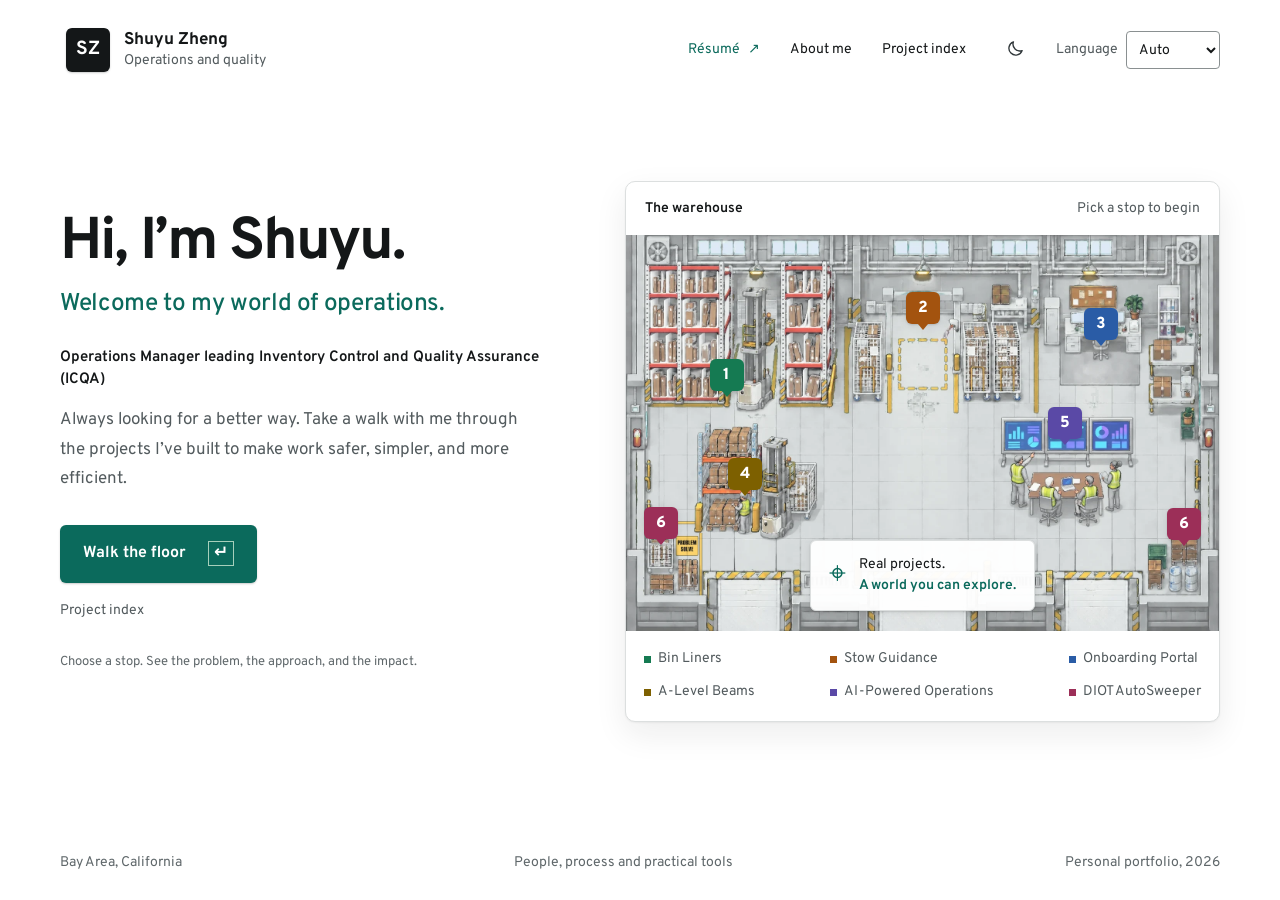
<file: index.html>
<!doctype html>
<html lang="en">
<head>
  <meta charset="utf-8">
  <meta name="viewport" content="width=device-width, initial-scale=1">
  <title>A Floor Walk with Shuyu Zheng</title>
  <meta name="description" content="Explore operations leadership and program delivery with Shuyu Zheng: Bin Liners, Stow Guidance, Onboarding Portal, A-Level Beams, AI-Powered Operations and DIOT AutoSweeper. View the one-page résumé or take an interactive warehouse floor walk.">
  <meta name="theme-color" content="#ffffff">
  <script>(function(){var t,d=document,l;try{t=localStorage.getItem('shuyu-portfolio-theme')}catch(e){}if(t!=='day'&&t!=='night')t=matchMedia('(prefers-color-scheme: dark)').matches?'night':'day';d.documentElement.dataset.theme=t;if(t==='night')d.querySelector('meta[name="theme-color"]').content='#121416';l=d.createElement('link');l.rel='preload';l.as='image';l.href='assets/warehouse-'+t+'.webp';l.fetchPriority='high';d.head.appendChild(l)})()</script>
  <link rel="icon" href="favicon.ico" sizes="32x32">
  <link rel="icon" href="favicon.svg" type="image/svg+xml">
  <link rel="apple-touch-icon" href="apple-touch-icon.png">
  <link rel="canonical" href="https://shuyuzheng.com/">
  <meta property="og:type" content="website">
  <meta property="og:url" content="https://shuyuzheng.com/">
  <meta property="og:title" content="A Floor Walk with Shuyu Zheng">
  <meta property="og:description" content="Explore operations leadership and program delivery with Shuyu Zheng: Bin Liners, Stow Guidance, Onboarding Portal, A-Level Beams, AI-Powered Operations and DIOT AutoSweeper. View the one-page résumé or take an interactive warehouse floor walk.">
  <meta property="og:image" content="https://shuyuzheng.com/assets/og-image.jpg">
  <meta property="og:image:width" content="1200">
  <meta property="og:image:height" content="630">
  <meta property="og:image:alt" content="Pixel art warehouse floor with storage racks, order pickers, cage lanes and a manager’s desk.">
  <meta name="twitter:card" content="summary_large_image">
  <script type="application/ld+json">{"@context":"https://schema.org","@type":"Person","name":"Shuyu Zheng","url":"https://shuyuzheng.com/","jobTitle":"Operations Manager","worksFor":{"@type":"Organization","name":"Amazon"},"alumniOf":{"@type":"CollegeOrUniversity","name":"San Francisco State University"}}</script>
  <link rel="preload" href="assets/fonts/overpass-latin.woff2" as="font" type="font/woff2" crossorigin>
  <link rel="stylesheet" href="styles.css">
  <script type="module" src="app.js"></script>
</head>
<body>
  <a class="skip-link" href="#main">Skip to main content</a>
  <header class="site-header">
    <button class="brand" type="button" data-home aria-label="Shuyu Zheng, introduction"><span class="monogram" aria-hidden="true">SZ</span><span>Shuyu Zheng<span class="brand-sub">Operations and quality</span></span></button>
    <nav aria-label="Main navigation"><a class="resume-nav" href="assets/Shuyu_Zheng_Resume.pdf" target="_blank" rel="noopener noreferrer"><span>Résumé</span> <span aria-hidden="true">↗</span></a><button type="button" data-about>About me</button><button type="button" data-project-menu>Project index</button><button type="button" class="theme-toggle" aria-label="Switch to night mode" title="Switch to night mode"><svg class="icon-night" viewBox="0 0 24 24" aria-hidden="true"><path d="M20.4 14.6A8.6 8.6 0 0 1 9.4 3.6a8.6 8.6 0 1 0 11 11z"/></svg><svg class="icon-day" viewBox="0 0 24 24" aria-hidden="true"><circle cx="12" cy="12" r="4.1"/><path d="M12 2.6v2.1M12 19.3v2.1M5.35 5.35l1.5 1.5M17.15 17.15l1.5 1.5M2.6 12h2.1M19.3 12h2.1M5.35 18.65l1.5-1.5M17.15 6.85l1.5-1.5"/></svg></button></nav><label class="language-picker"><span>Language</span><select class="language-select" aria-label="Language"><option value="auto">Auto</option><option value="en" lang="en" data-no-translate>English</option><option value="zh-Hans" lang="zh-Hans" data-no-translate>简体中文</option><option value="es" lang="es" data-no-translate>Español</option></select></label>
  </header>
  <main id="main">
    <section class="landing" id="landing" aria-labelledby="intro-title">
      <div class="intro-copy">
        <h1 id="intro-title">Hi, I’m Shuyu.</h1>
        <p class="intro-welcome">Welcome to my world of operations.</p>
        <p class="intro-role">Operations Manager leading Inventory Control and Quality Assurance (ICQA)</p>
        <p class="intro-text">Always looking for a better way. Take a walk with me through the projects I’ve built to make work safer, simpler, and more efficient.</p>
        <div class="intro-actions"><button class="button primary" id="enter-button" type="button">Walk the floor <span class="key-tag" aria-hidden="true">↵</span></button><button class="plain-link" type="button" data-project-menu>Project index</button></div>
        <p class="intro-instruction">Choose a stop. See the problem, the approach, and the impact.</p>
      </div>
      <div class="intro-scene">
        <div class="scene-heading"><span>The warehouse</span><span>Pick a stop to begin</span></div>
        <div class="preview-art"><picture><source srcset="assets/warehouse-night.webp" media="(prefers-color-scheme: dark)" data-night><script>document.currentScript.previousElementSibling.media=document.documentElement.dataset.theme==='night'?'all':'not all'</script><img loading="lazy" src="assets/warehouse-day.webp" width="1536" height="1024" fetchpriority="high" alt="Pixel art warehouse with storage racks, order pickers, cage lanes, a manager’s desk, a multi-screen leadership sync area and a taped-off Problem Solve corner."></picture><button class="stop-pin preview-pin" type="button" data-stop="liners" style="--pin-x:17%;--pin-y:41%;--stop-color:var(--mint)" aria-label="Bin Liners, stop 1: walk to the racks"><span class="pin-label">Bin Liners</span><span class="pin-number">1</span><span class="pin-tip" aria-hidden="true"></span></button><button class="stop-pin preview-pin" type="button" data-stop="stowguidance" style="--pin-x:50%;--pin-y:24%;--stop-color:var(--amber)" aria-label="Stow Guidance, stop 2: walk to the drop zone"><span class="pin-label">Stow Guidance</span><span class="pin-number">2</span><span class="pin-tip" aria-hidden="true"></span></button><button class="stop-pin preview-pin" type="button" data-stop="portal" style="--pin-x:80%;--pin-y:28%;--stop-color:var(--blue)" aria-label="Onboarding Portal, stop 3: walk to the manager’s desk"><span class="pin-label">Onboarding Portal</span><span class="pin-number">3</span><span class="pin-tip" aria-hidden="true"></span></button><button class="stop-pin preview-pin" type="button" data-stop="beams" style="--pin-x:20%;--pin-y:66%;--stop-color:var(--safety)" aria-label="A-Level Beams, stop 4: walk to the picker"><span class="pin-label">A-Level Beams</span><span class="pin-number">4</span><span class="pin-tip" aria-hidden="true"></span></button><button class="stop-pin preview-pin" type="button" data-stop="ai" style="--pin-x:74%;--pin-y:53%;--stop-color:var(--violet)" aria-label="AI-Powered Operations, stop 5: walk to the leadership sync"><span class="pin-label">AI-Powered Operations</span><span class="pin-number">5</span><span class="pin-tip" aria-hidden="true"></span></button><button class="stop-pin preview-pin pin-left" type="button" data-stop="sweeper" style="--pin-x:5.9%;--pin-y:78.4%;--stop-color:var(--rose)" aria-label="DIOT AutoSweeper, stop 6: walk to the Problem Solve cage"><span class="pin-label">DIOT<br>AutoSweeper</span><span class="pin-number">6</span><span class="pin-tip" aria-hidden="true"></span></button><button class="stop-pin preview-pin pin-right" type="button" data-stop="sweeper-pallet" style="--pin-x:94.1%;--pin-y:78.6%;--stop-color:var(--rose)" aria-label="DIOT AutoSweeper, stop 6: walk to the dwelling pallet"><span class="pin-label">DIOT<br>AutoSweeper</span><span class="pin-number">6</span><span class="pin-tip" aria-hidden="true"></span></button><div class="preview-note"><span class="note-icon" aria-hidden="true">⌖</span><span>Real projects.<br><strong>A world you can explore.</strong></span></div></div>
        <div class="scene-legend"><span><i class="legend-square liners-color"></i>Bin Liners</span><span><i class="legend-square stowguidance-color"></i>Stow Guidance</span><span><i class="legend-square portal-color"></i>Onboarding Portal</span><span><i class="legend-square beams-color"></i>A-Level Beams</span><span><i class="legend-square ai-color"></i>AI-Powered Operations</span><span><i class="legend-square sweeper-color"></i>DIOT AutoSweeper</span></div>
      </div>
      <div class="landing-foot"><span>Bay Area, California</span><span>People, process and practical tools</span><span>Personal portfolio, 2026</span></div>
    </section>
    <section class="game" id="game" hidden aria-labelledby="game-title">
      <div class="game-heading"><div><h1 id="game-title" tabindex="-1">Your floor walk starts here.</h1></div><button class="plain-link" type="button" data-home><span aria-hidden="true">←</span> Introduction</button></div>
      <div class="game-layout">
        <div class="world-panel">
          <div class="world-topbar"><span><i class="tiny-square" aria-hidden="true"></i> The operations floor</span><span id="location-label">At the entrance</span></div>
          <div class="world" id="world" tabindex="0" role="group" aria-label="Interactive warehouse. Click the floor to walk, or choose a project stop. Arrow keys and W A S D also move the manager; Enter opens a nearby project." aria-describedby="controls-copy">
            <picture><source srcset="assets/warehouse-night.webp" media="(prefers-color-scheme: dark)" data-night><script>document.currentScript.previousElementSibling.media=document.documentElement.dataset.theme==='night'?'all':'not all'</script><img class="warehouse-art" loading="lazy" src="assets/warehouse-day.webp" width="1536" height="1024" alt="Warehouse exploration map with six stops: Bin Liners, Stow Guidance, Onboarding Portal, A-Level Beams, AI-Powered Operations and DIOT AutoSweeper." draggable="false"></picture>
            <svg class="route-overlay" viewBox="0 0 1000 667" aria-hidden="true"><polyline id="route-line" points=""></polyline></svg>
            <div class="destination-ring" id="destination-ring" hidden aria-hidden="true"></div>
            <button class="stop-pin" id="pin-liners" data-stop="liners" style="--pin-x:17%;--pin-y:41%;--stop-color:var(--mint)" aria-label="Bin Liners, stop 1: walk to the racks"><span class="pin-label">Bin Liners</span><span class="pin-number">1</span><span class="pin-tip" aria-hidden="true"></span></button>
            <button class="stop-pin" id="pin-stowguidance" data-stop="stowguidance" style="--pin-x:50%;--pin-y:24%;--stop-color:var(--amber)" aria-label="Stow Guidance, stop 2: walk to the drop zone"><span class="pin-label">Stow Guidance</span><span class="pin-number">2</span><span class="pin-tip" aria-hidden="true"></span></button>
            <button class="stop-pin" id="pin-portal" data-stop="portal" style="--pin-x:80%;--pin-y:28%;--stop-color:var(--blue)" aria-label="Onboarding Portal, stop 3: walk to the manager’s desk"><span class="pin-label">Onboarding Portal</span><span class="pin-number">3</span><span class="pin-tip" aria-hidden="true"></span></button>
            <button class="stop-pin" id="pin-beams" data-stop="beams" style="--pin-x:20%;--pin-y:66%;--stop-color:var(--safety)" aria-label="A-Level Beams, stop 4: walk to the picker"><span class="pin-label">A-Level Beams</span><span class="pin-number">4</span><span class="pin-tip" aria-hidden="true"></span></button>
            <button class="stop-pin" id="pin-ai" data-stop="ai" style="--pin-x:74%;--pin-y:53%;--stop-color:var(--violet)" aria-label="AI-Powered Operations, stop 5: walk to the leadership sync"><span class="pin-label">AI-Powered Operations</span><span class="pin-number">5</span><span class="pin-tip" aria-hidden="true"></span></button>
            <button class="stop-pin pin-left" id="pin-sweeper" data-stop="sweeper" style="--pin-x:5.9%;--pin-y:78.4%;--stop-color:var(--rose)" aria-label="DIOT AutoSweeper, stop 6: walk to the Problem Solve cage"><span class="pin-label">DIOT<br>AutoSweeper</span><span class="pin-number">6</span><span class="pin-tip" aria-hidden="true"></span></button>
            <button class="stop-pin pin-right" id="pin-sweeper-pallet" data-stop="sweeper-pallet" style="--pin-x:94.1%;--pin-y:78.6%;--stop-color:var(--rose)" aria-label="DIOT AutoSweeper, stop 6: walk to the dwelling pallet"><span class="pin-label">DIOT<br>AutoSweeper</span><span class="pin-number">6</span><span class="pin-tip" aria-hidden="true"></span></button>
            <button class="warehouse-exit" type="button" data-walk-outside><span>Step outside for basketball</span></button>
            <div class="manager" id="manager" style="left:50%;top:78%" aria-hidden="true"><span class="manager-name">Shuyu</span><span class="manager-shadow"></span><canvas class="manager-sprite" id="manager-sprite" width="128" height="128"></canvas></div>
            <button class="nearby-prompt" id="nearby-prompt" type="button" hidden>Explore project <kbd>Enter</kbd></button>
          </div>
          <div class="world-controls" id="controls-copy"><span data-mobile-hint=" · Or choose a stop below"><span class="cursor-icon" aria-hidden="true">↖</span> Click or tap to walk</span><span><kbd>↑</kbd><kbd>←</kbd><kbd>↓</kbd><kbd>→</kbd> or WASD</span><span><kbd>Enter</kbd> Explore a stop</span></div>
          <div class="visually-hidden" id="arrival-message" role="status" aria-live="polite">You’re on the floor. Choose a project marker, or click anywhere in an aisle.</div>
        </div>
        <aside class="field-guide" aria-labelledby="guide-title">
          <h2 id="guide-title">Choose your next stop.</h2><p class="guide-intro">Six stops. Better flow, stronger teams, safer work and informed decisions.</p>
          <div class="progress-label"><span>Projects explored</span><span id="progress-text">0 / 6</span></div><div class="progress-track" role="progressbar" aria-label="Projects explored" aria-valuemin="0" aria-valuemax="6" aria-valuenow="0"><span id="progress-fill"></span></div>
          <div class="project-stops">
            <button type="button" class="stop-card" data-stop="liners" style="--stop-color:var(--mint)"><span class="stop-index">1</span><span class="stop-copy"><span class="stop-place">Rainbow storage racks</span><strong>Bin Liners</strong><span class="stop-description">Less digging. A faster, safer pick.</span></span><span class="stop-state" aria-hidden="true"></span></button>
            <button type="button" class="stop-card" data-stop="stowguidance" style="--stop-color:var(--amber)"><span class="stop-index">2</span><span class="stop-copy"><span class="stop-place">Stow drop zone</span><strong>Stow Guidance</strong><span class="stop-description">Remove the scan-and-wait step.</span></span><span class="stop-state" aria-hidden="true"></span></button>
            <button type="button" class="stop-card" data-stop="portal" style="--stop-color:var(--blue)"><span class="stop-index">3</span><span class="stop-copy"><span class="stop-place">Manager’s desk</span><strong>Onboarding Portal</strong><span class="stop-description">Learning health made visible. Freight flow taught on a map.</span></span><span class="stop-state" aria-hidden="true"></span></button>
            <button type="button" class="stop-card" data-stop="beams" style="--stop-color:var(--safety)"><span class="stop-index">4</span><span class="stop-copy"><span class="stop-place">Floor-level pallet picking</span><strong>A-Level Beams</strong><span class="stop-description">Raise the pallet. Reduce the bend.</span></span><span class="stop-state" aria-hidden="true"></span></button>
            <button type="button" class="stop-card" data-stop="ai" style="--stop-color:var(--violet)"><span class="stop-index">5</span><span class="stop-copy"><span class="stop-place">Leadership sync</span><strong>AI-Powered Operations</strong><span class="stop-description">Better evidence. Clearer decisions. Accountable execution.</span></span><span class="stop-state" aria-hidden="true"></span></button>
            <button type="button" class="stop-card" data-stop="sweeper" style="--stop-color:var(--rose)"><span class="stop-index">6</span><span class="stop-copy"><span class="stop-place">Corners of the floor</span><strong>DIOT AutoSweeper</strong><span class="stop-description">What sits too long, why, and what to do next.</span></span><span class="stop-state" aria-hidden="true"></span></button>
          </div>
          <div class="guide-bottom"><p>Want to go straight to the stories?</p><button class="plain-link" type="button" data-project-menu>Project index</button></div>
        </aside>
      </div>
      <div class="game-footer"><button class="plain-link outside-link" type="button" data-walk-outside>Step outside for basketball</button><button class="plain-link" type="button" data-about>About me</button></div>
    </section>
    <section class="outside" id="outside" hidden aria-labelledby="outside-title">
      <div class="outside-heading"><div><h1 id="outside-title">Same Shuyu. Different court.</h1><p>Outside operations, I’m a basketball fan. Welcome to my slightly biased pickup game.</p></div><button class="plain-link" type="button" data-return-warehouse><span aria-hidden="true">←</span> <span>Back to the warehouse</span></button></div>
      <div class="court-shell">
        <div class="court-rule"><strong>Shuyu’s house rule</strong><p>Only Shuyu or a teammate receiving his direct pass can score. Everyone else is here for the cardio.</p></div>
        <div class="court-scoreboard" aria-label="Basketball scoreboard"><div><span>Squad points</span><strong><span id="court-score">0</span><small> / 21</small></strong></div><div><span>Shuyu’s points</span><strong id="court-shuyu-points">0</strong></div><div><span>Shuyu’s assists</span><strong id="court-assists">0</strong></div><div><span>Shot clock</span><strong id="court-clock">24</strong></div></div>
        <div class="court-stage">
          <div class="court-surface">
          <canvas id="basketball-canvas" width="960" height="640" tabindex="0" aria-label="Playable basketball court. Tap to move the ball handler, or use arrows or W A S D. Hold and release the shoot button or Space to shoot. E passes or steals; Q returns to Shuyu." aria-describedby="basketball-help">Playable basketball court</canvas>
          <div class="court-format" aria-hidden="true">First to 21 · Full court · 5 on 5</div>
          <div class="court-timing" id="court-timing"><div class="timing-heading"><span>Shot timing</span><span id="court-possession">Shuyu can score</span></div><div class="shot-meter" id="shot-meter" role="meter" aria-label="Shot timing" aria-valuemin="0" aria-valuemax="1500" aria-valuenow="0"><span class="shot-meter-green"></span><span class="shot-meter-fill" id="shot-meter-fill"></span><span class="shot-meter-target" aria-hidden="true"></span></div><p>Release in green · about 1 second</p></div>
          </div>
        <div class="court-controls">
          <div class="court-dpad" role="group" aria-label="Move"><button type="button" data-court-direction="arrowup" aria-label="Move up">↑</button><button type="button" data-court-direction="arrowleft" aria-label="Move left">←</button><button type="button" data-court-direction="arrowdown" aria-label="Move down">↓</button><button type="button" data-court-direction="arrowright" aria-label="Move right">→</button></div>
          <div class="court-actions"><button class="button primary" id="court-shoot" type="button" disabled><span>Hold to shoot</span><kbd aria-hidden="true">Space</kbd></button><button class="outline-button" id="court-pass" type="button" disabled><span>Pass / steal</span><kbd aria-hidden="true">E</kbd></button><button class="outline-button" id="court-shuyu" type="button" disabled><span>Back to Shuyu</span><kbd aria-hidden="true">Q</kbd></button></div>
          <div class="court-session"><button class="plain-link" id="court-pause" type="button" disabled>Pause</button><button class="plain-link" id="court-restart" type="button">Restart</button><button class="plain-link" type="button" data-return-warehouse><span aria-hidden="true">←</span><span>Warehouse</span></button></div>
        </div>
          <div class="court-overlay" id="court-overlay"><div><h2 id="court-overlay-title">Loading the court…</h2><p>Move into range, hold for about one second, then release in green. Pass to a teammate for a Shuyu assist.</p><button class="button primary" id="court-start" type="button" disabled>Start pickup</button><button class="plain-link court-overlay-exit" type="button" data-return-warehouse><span aria-hidden="true">←</span><span>Warehouse</span></button></div></div>
        </div>
        <p id="court-message" class="court-message" role="status" aria-live="polite">Ready for a little pickup?</p>
        <div class="basketball-help" id="basketball-help"><p>Tap the court to move. Hold the shoot button, then release in green. E: pass or steal. Q: back to Shuyu. Arrow keys / WASD also move.</p><p>Use Pass to find a teammate. The gold ring marks who you control; a star marks Shuyu’s pass recipient. Attack the right basket.</p></div>
      </div>
    </section>
    <noscript><div class="noscript-note"><p>Shuyu Zheng leads operations and inventory quality at Amazon. Explore six areas of work: Bin Liners, Stow Guidance, Onboarding Portal, A-Level Beams, AI-Powered Operations and DIOT AutoSweeper. The interactive floor walk requires JavaScript.</p><a href="assets/Shuyu_Zheng_Resume.pdf">View résumé (PDF, English)</a></div></noscript>
  </main>
  <dialog class="project-dialog" id="project-dialog" aria-labelledby="dialog-title"><div class="dialog-top"><label class="language-picker"><span>Language</span><select class="language-select" aria-label="Language"><option value="auto">Auto</option><option value="en" lang="en" data-no-translate>English</option><option value="zh-Hans" lang="zh-Hans" data-no-translate>简体中文</option><option value="es" lang="es" data-no-translate>Español</option></select></label><span class="eyebrow" id="dialog-eyebrow">Project notes</span><button class="close-dialog" type="button" aria-label="Close and return">Close <span aria-hidden="true">×</span></button></div><div id="dialog-content"></div></dialog>
</body>
</html>
</file>
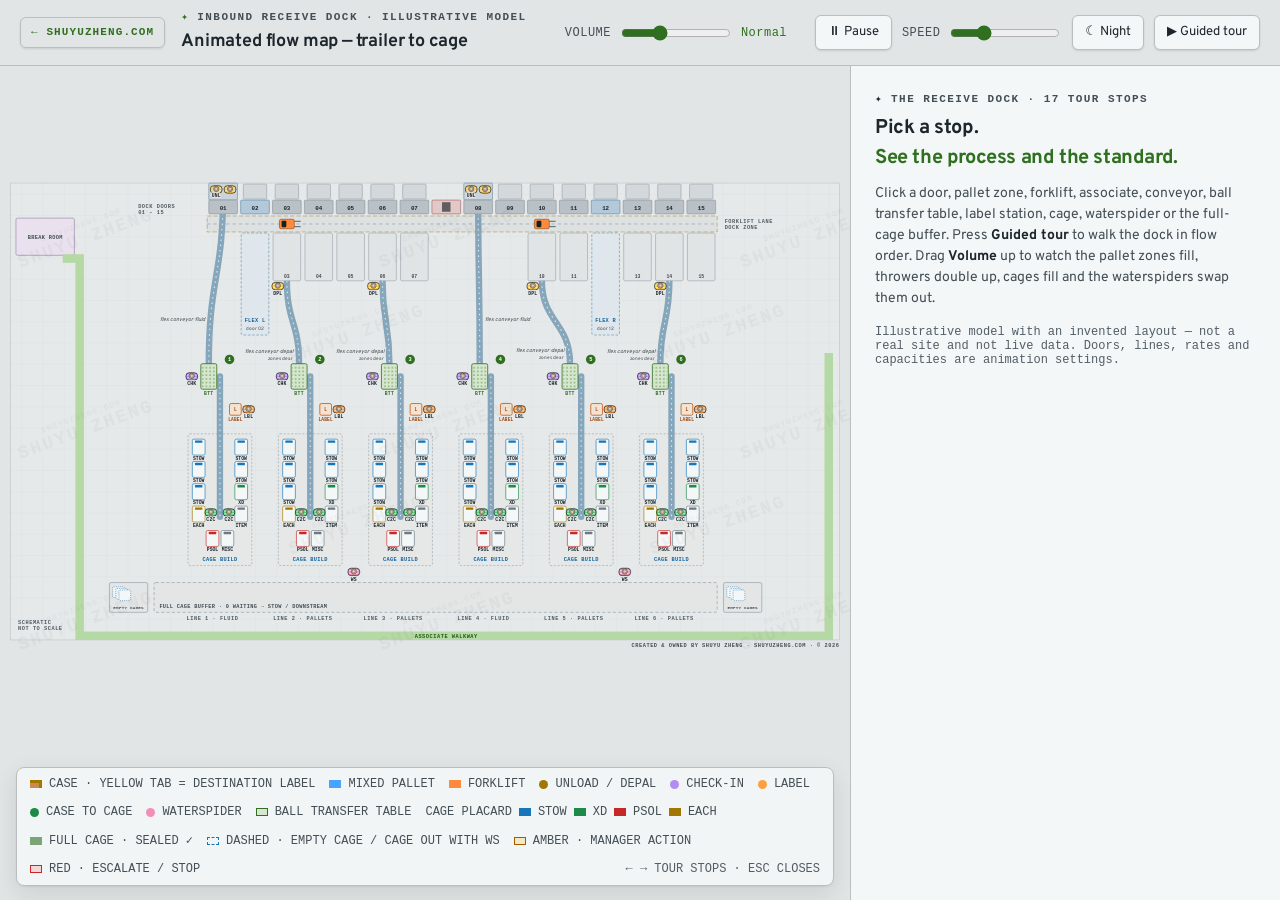
<file: dock-flow/index.html>
<!DOCTYPE html>
<!-- Receive Dock — Animated Flow Map. Created and owned by Shuyu Zheng (shuyuzheng.com). © 2026 Shuyu Zheng. Illustrative model with an invented layout: not a real site, not live data. -->
<html lang="en">
<head>
<meta charset="utf-8">
<meta name="viewport" content="width=device-width, initial-scale=1">
<title>Receive Dock — Animated Flow Map · Shuyu Zheng</title>
<meta name="description" content="An interactive, illustrative model of an inbound receive dock, from trailer to cage, built by Shuyu Zheng to help new operations leaders learn the process path.">
<meta name="author" content="Shuyu Zheng">
<meta name="copyright" content="© 2026 Shuyu Zheng — creator and owner">
<link rel="canonical" href="https://shuyuzheng.com/dock-flow/">
<link rel="icon" href="/favicon.ico" sizes="32x32">
<link rel="icon" href="/favicon.svg" type="image/svg+xml">
<link rel="apple-touch-icon" href="/apple-touch-icon.png">
<script>if(/[?&]embed=1(&|$)/.test(location.search))document.documentElement.classList.add('embed')</script>
<script>try{const q=new URLSearchParams(location.search).get("theme");let t=q==="day"||q==="night"?q:null;if(!t&&!document.documentElement.classList.contains("embed"))try{t=localStorage.getItem("sz-flowmap-theme")}catch(e){}if(!t)try{t=localStorage.getItem("shuyu-portfolio-theme")}catch(e){}if(t!=="day"&&t!=="night")t=matchMedia("(prefers-color-scheme: dark)").matches?"night":"day";if(t!=="night")document.documentElement.classList.add("day")}catch(e){}</script>
<style>
  /* Night palette. Colours set as SVG attributes; night only, day is unaffected */
  :where(html:not(.day)) [fill='#0c151d']{fill:#121416}
  :where(html:not(.day)) [stroke='#0c151d']{stroke:#121416}
  :where(html:not(.day)) [color='#0c151d']{color:#121416}
  :where(html:not(.day)) [fill='#101d26']{fill:#191c1e}
  :where(html:not(.day)) [stroke='#101d26']{stroke:#191c1e}
  :where(html:not(.day)) [color='#101d26']{color:#191c1e}
  :where(html:not(.day)) [fill='#152634']{fill:#212528}
  :where(html:not(.day)) [stroke='#152634']{stroke:#212528}
  :where(html:not(.day)) [color='#152634']{color:#212528}
  :where(html:not(.day)) [fill='#243745']{fill:#313539}
  :where(html:not(.day)) [stroke='#243745']{stroke:#313539}
  :where(html:not(.day)) [color='#243745']{color:#313539}
  :where(html:not(.day)) [fill='#4a6a80']{fill:#5f676c}
  :where(html:not(.day)) [stroke='#4a6a80']{stroke:#5f676c}
  :where(html:not(.day)) [color='#4a6a80']{color:#5f676c}
  :where(html:not(.day)) [fill='#c6efa7']{fill:#6cc3ad}
  :where(html:not(.day)) [stroke='#c6efa7']{stroke:#6cc3ad}
  :where(html:not(.day)) [color='#c6efa7']{color:#6cc3ad}

  @font-face{font-family:Overpass;src:url('/assets/fonts/overpass-latin.woff2') format('woff2');font-weight:300 800;font-style:normal;font-display:swap}
  :root{
    color-scheme:dark;
    --bg:#0c151d; --panel:#121f28; --panel2:#172631; --line:#2b3c46; --text:#edf2e9; --muted:#a6b5bb; --dim:#6f8290;
    --mint:#c6efa7; --amber:#ffc17d; --blue:#a7d9ef; --safety:#ffc94b; --red:#ff7b72;
    --floor:#101d26; --grid:#152634;
    --conv:#46718f; --case:#c98a4b; --pallet:#4aa3ff; --fork:#ff8a3d; --chk:#b48cf2; --c2c:#5ad27a; --cage:#7fc3e8; --lbl:#ff9f43; --ws:#f28fb8;
    --mono:ui-monospace,SFMono-Regular,Menlo,Consolas,'Liberation Mono',monospace; --sans:Overpass,ui-sans-serif,system-ui,-apple-system,"Segoe UI",sans-serif;
  }:root:where(:not(.day)){color-scheme:dark;
    --bg:#121416; --panel:#1b1e20; --panel2:#212527; --line:#363a3d; --text:#eff0ee; --muted:#afb3b4; --dim:#7b8083;
    --mint:#6cc3ad; --amber:#fdc281; --blue:#c2d4dc; --safety:#f7cb6e; --red:#f0877e;
    --floor:#191c1e; --grid:#212528;
    --conv:#596f7f; --case:#c78b4f; --pallet:#60a4ec; --fork:#f0935b; --chk:#b192e4; --c2c:#73cd87; --cage:#80c3e7; --lbl:#f2a562; --ws:#ec94b7;
    --mono:ui-monospace,SFMono-Regular,Menlo,Consolas,'Liberation Mono',monospace; --sans:Overpass,ui-sans-serif,system-ui,-apple-system,"Segoe UI",sans-serif;}
  *{box-sizing:border-box}
  html,body{margin:0;height:100%;font:14px/1.5 var(--sans);color:var(--text);background:var(--bg)}
  header{display:flex;align-items:center;gap:16px;padding:10px 20px;min-height:66px;background:var(--bg);border-bottom:1px solid var(--line)}
  .back{font:700 11px/1.4 var(--mono);letter-spacing:.1em;color:var(--mint);text-decoration:none;border:1px solid var(--line);padding:7px 10px;box-shadow:3px 3px 0 #080f15;white-space:nowrap}:where(html:not(.day)) .back{font:700 11px/1.4 var(--mono);letter-spacing:.1em;color:var(--mint);text-decoration:none;border:1px solid var(--line);padding:7px 10px;box-shadow:3px 3px 0 #0d0e10;white-space:nowrap}
  .back:hover,.back:focus-visible{border-color:var(--mint)}
  .eyebrow{font:700 11px/1.4 var(--mono);letter-spacing:.13em;color:var(--muted);margin:0}
  .eyebrow b{color:var(--mint);font-weight:700}
  header h1{font-size:18px;margin:2px 0 0;font-weight:650;letter-spacing:-.01em}
  .controls{margin-left:auto;display:flex;align-items:center;gap:10px;flex-wrap:wrap}
  button{border:1px solid var(--line);background:var(--panel);color:var(--text);padding:7px 12px;cursor:pointer;font:inherit;font-size:13px;box-shadow:3px 3px 0 #080f15;transition:transform .12s,box-shadow .12s}:where(html:not(.day)) button{border:1px solid var(--line);background:var(--panel);color:var(--text);padding:7px 12px;cursor:pointer;font:inherit;font-size:13px;box-shadow:3px 3px 0 #0d0e10;transition:transform .12s,box-shadow .12s}
  button:hover{transform:translate(-1px,-1px);box-shadow:4px 4px 0 #080f15}:where(html:not(.day)) button:hover{transform:translate(-1px,-1px);box-shadow:4px 4px 0 #0d0e10}
  button:active{transform:translate(1px,1px);box-shadow:2px 2px 0 #080f15}:where(html:not(.day)) button:active{transform:translate(1px,1px);box-shadow:2px 2px 0 #0d0e10}
  button[aria-pressed="true"]{background:var(--mint);color:#132319;border-color:var(--mint)}:where(html:not(.day)) button[aria-pressed="true"]{background:var(--mint);color:#0f1513;border-color:var(--mint)}
  button:disabled{opacity:.4;transform:none;box-shadow:none;cursor:default}
  label.ctl{display:flex;align-items:center;gap:8px;font:12px var(--mono);letter-spacing:.04em;color:var(--muted)}
  label.ctl input[type=range]{width:110px;accent-color:var(--mint)}
  label.ctl span{color:var(--mint);min-width:64px}
  body{display:flex;flex-direction:column}
  header{flex:none}
  main{display:grid;grid-template-columns:1fr 430px;flex:1;min-height:0}
  #mapwrap{position:relative;overflow:hidden;background:var(--bg);padding-bottom:78px}
  svg{width:100%;height:100%;display:block}
  .floor{fill:url(#grid);stroke:var(--line)}
  .aisle{fill:none;stroke:#3a5566;stroke-width:1.5;stroke-dasharray:6 6}:where(html:not(.day)) .aisle{fill:none;stroke:#4c5256;stroke-width:1.5;stroke-dasharray:6 6}
  .fllane{fill:#132430;stroke:#5a4a1e;stroke-width:1;stroke-dasharray:8 4}:where(html:not(.day)) .fllane{fill:#1f2326;stroke:#5a4a1e;stroke-width:1;stroke-dasharray:8 4}
  .door{cursor:pointer}
  .door rect.d{fill:#2b3c46;stroke:#3a5060}:where(html:not(.day)) .door rect.d{fill:#363a3d;stroke:#494e52}
  .door.flex rect.d{fill:#22405a;stroke:#3a6a8a}:where(html:not(.day)) .door.flex rect.d{fill:#353e47;stroke:#48697f}
  .door.closed rect.d{fill:#3a2326;stroke:#5a2a2a;cursor:default}:where(html:not(.day)) .door.closed rect.d{fill:#382427;stroke:#5a2a2a;cursor:default}
  .door.active rect.d{stroke:var(--safety);stroke-width:2.5}
  .doorlbl{fill:var(--text);font:700 11px var(--mono);text-anchor:middle;pointer-events:none}
  .trailer{fill:#1b2b36;stroke:#354753}:where(html:not(.day)) .trailer{fill:#26292c;stroke:#414548}
  .trailer.open{fill:#243745;stroke:#4a6a80}:where(html:not(.day)) .trailer.open{fill:#313539;stroke:#5f676c}
  .conv{fill:none;stroke:var(--conv);stroke-width:12;stroke-linecap:round;stroke-linejoin:round;cursor:pointer;transition:stroke .2s}
  .conv2{fill:none;stroke:#7fa6c0;stroke-width:2;stroke-dasharray:3 7;pointer-events:none;opacity:.7}:where(html:not(.day)) .conv2{fill:none;stroke:#96a2aa;stroke-width:2;stroke-dasharray:3 7;pointer-events:none;opacity:.7}
  .conv.hot,.conv:hover{stroke:#6c9fc4}:where(html:not(.day)) .conv.hot,:where(html:not(.day)) .conv:hover{stroke:#759ebc}
  .convlbl{font:italic 10.5px var(--sans);fill:var(--muted);paint-order:stroke;stroke:var(--floor);stroke-width:4px;pointer-events:none}
  .zone{cursor:pointer}
  .zone rect.box{transition:all .2s}
  .zone:hover rect.box,.zone:focus rect.box{stroke:var(--text);stroke-width:2}
  .zone.active rect.box{stroke:var(--mint);stroke-width:2.5}
  .zone.tourglow rect.box{animation:pulse 1.2s ease-in-out infinite}
  @keyframes pulse{0%,100%{stroke-width:2.5}50%{stroke-width:5}}
  .stall rect.box{fill:#182a36;stroke:#35505f}:where(html:not(.day)) .stall rect.box{fill:#24282b;stroke:#474d51}
  .stall.warn rect.box{fill:#3d3312;stroke:var(--amber)}
  .stall.crit rect.box{fill:#4a1f22;stroke:var(--red)}
  .stall text{font:700 9px var(--mono);fill:var(--muted);text-anchor:middle;pointer-events:none}
  .pal{fill:var(--pallet);stroke:#a7d9ef;stroke-width:1}:where(html:not(.day)) .pal{fill:var(--pallet);stroke:#c2d4dc;stroke-width:1}
  .flexz rect.box{fill:#13242f;stroke:#3a6a8a;stroke-dasharray:5 3}:where(html:not(.day)) .flexz rect.box{fill:#1f2225;stroke:#48697f;stroke-dasharray:5 3}
  .flexz.warn rect.box{fill:#3d3312;stroke:var(--amber)}
  .flexz.crit rect.box{fill:#4a1f22;stroke:var(--red)}
  .flexz text{font:700 10px var(--mono);fill:var(--blue);text-anchor:middle;pointer-events:none;letter-spacing:.05em}
  .flexz .sm{font:9px var(--sans);fill:var(--muted);letter-spacing:0}
  .table rect.box{fill:#2e4a2a;stroke:var(--mint);stroke-width:1.5}
  .table .dots{fill:url(#balls);pointer-events:none}
  .table text{font:700 9px var(--mono);fill:var(--mint);text-anchor:middle;pointer-events:none;letter-spacing:.06em}
  .lblst rect.box{fill:#5a3a16;stroke:var(--lbl);stroke-width:1.5}
  .lblst text{font:700 8.5px var(--mono);fill:var(--lbl);text-anchor:middle;pointer-events:none;letter-spacing:.04em}
  .build rect.box{fill:#111e28;stroke:#2b3c46;stroke-dasharray:4 3}:where(html:not(.day)) .build rect.box{fill:#1a1d1f;stroke:#363a3d;stroke-dasharray:4 3}
  .build.warn rect.box{stroke:var(--amber);fill:#1e2416}:where(html:not(.day)) .build.warn rect.box{stroke:var(--amber);fill:#20221e}
  .build.crit rect.box{stroke:var(--red);fill:#2a161a}:where(html:not(.day)) .build.crit rect.box{stroke:var(--red);fill:#26181b}
  .build text{font:700 10px var(--mono);fill:var(--blue);text-anchor:middle;pointer-events:none;letter-spacing:.06em}
  .build .sm{font:9px var(--sans);fill:var(--muted);letter-spacing:0}
  .cage{--pc:var(--cage)}
  .cage.pc-green{--pc:var(--c2c)} .cage.pc-red{--pc:var(--red)} .cage.pc-yellow{--pc:var(--safety)} .cage.pc-grey{--pc:#9fb0bd}:where(html:not(.day)) .cage.pc-grey{--pc:#aaaeb1}
  .cage rect.box{fill:#14222d;stroke:var(--pc);stroke-width:1.2}:where(html:not(.day)) .cage rect.box{fill:#1e2124;stroke:var(--pc);stroke-width:1.2}
  .cage .placard{fill:var(--pc);pointer-events:none}
  .cage .fill{fill:var(--pc);opacity:.35;pointer-events:none}
  .cage text{font:700 9px var(--mono);fill:var(--pc);text-anchor:middle;pointer-events:none}
  .cage.full rect.box{stroke:var(--mint);stroke-width:2}
  .cage.full .fill{fill:var(--mint);opacity:.55}
  .cage .seal{fill:none;stroke:#0c151d;stroke-width:2.4;stroke-linecap:round;visibility:hidden;pointer-events:none}:where(html:not(.day)) .cage .seal{fill:none;stroke:#121416;stroke-width:2.4;stroke-linecap:round;visibility:hidden;pointer-events:none}
  .cage.sealed .seal{visibility:visible}
  .cage.away rect.box{fill:none;stroke-dasharray:3 3;opacity:.45}
  .cage.away .seal{visibility:hidden}
  .cage.away .fill{visibility:hidden}
  .buffer rect.box{fill:#0f1c25;stroke:#3a5060;stroke-dasharray:6 4}:where(html:not(.day)) .buffer rect.box{fill:#181b1d;stroke:#494e52;stroke-dasharray:6 4}
  .buffer text{font:700 10px var(--mono);fill:var(--muted);text-anchor:end;pointer-events:none;letter-spacing:.06em}
  .buffer.warn rect.box{stroke:var(--amber)}
  .bcage{fill:var(--mint);opacity:.55;stroke:var(--cage);stroke-width:1}
  .empties rect.box{fill:#0f1c25;stroke:#3a5060}:where(html:not(.day)) .empties rect.box{fill:#181b1d;stroke:#494e52}
  .empties .ecage{fill:#13242f;stroke:var(--cage);stroke-width:1;stroke-dasharray:2 2;pointer-events:none}:where(html:not(.day)) .empties .ecage{fill:#1f2225;stroke:var(--cage);stroke-width:1;stroke-dasharray:2 2;pointer-events:none}
  .empties text{font:700 8px var(--mono);fill:var(--muted);text-anchor:middle;pointer-events:none;letter-spacing:.05em}
  .room rect.box{fill:#2a2230;stroke:#4a3a55}:where(html:not(.day)) .room rect.box{fill:#272529;stroke:#4a3a54}
  .room text{font:700 10px var(--mono);fill:var(--muted);text-anchor:middle;pointer-events:none;letter-spacing:.06em}
  .walk{fill:none;stroke:#2f7a45;stroke-width:16;cursor:pointer}:where(html:not(.day)) .walk{fill:none;stroke:#337947;stroke-width:16;cursor:pointer}
  .walk:hover{stroke:#3a9a55}:where(html:not(.day)) .walk:hover{stroke:#4a975d}
  .walklbl{font:700 10px var(--mono);fill:#c6efa7;text-anchor:middle;pointer-events:none;letter-spacing:.1em}:where(html:not(.day)) .walklbl{font:700 10px var(--mono);fill:#6cc3ad;text-anchor:middle;pointer-events:none;letter-spacing:.1em}
  .case rect.b{fill:var(--case);stroke:#3a2a12;stroke-width:1}
  .case rect.y{fill:var(--safety);stroke:none}
  .case.done rect.b{fill:#d9a066}:where(html:not(.day)) .case.done rect.b{fill:#d8a067}
  .badge circle{fill:var(--mint)}
  .badge text{fill:#132319;font:700 10px var(--mono);text-anchor:middle;pointer-events:none}:where(html:not(.day)) .badge text{fill:#0f1513;font:700 10px var(--mono);text-anchor:middle;pointer-events:none}
  .linetag{font:700 10px var(--mono);fill:var(--dim);text-anchor:middle;letter-spacing:.1em}
  .north{font:700 10px var(--mono);fill:var(--dim);letter-spacing:.1em}
  .wm{pointer-events:none} .wm text{font:700 34px var(--mono);fill:var(--text);opacity:.045;letter-spacing:.12em;text-anchor:middle} .wm text.org{font-size:15px;letter-spacing:.16em}
  .credit{font:700 10px var(--mono);fill:var(--muted);letter-spacing:.1em;text-anchor:end;pointer-events:none}
  .fork{cursor:pointer}
  .fork .body{fill:var(--fork);stroke:#7a3a10;stroke-width:1}:where(html:not(.day)) .fork .body{fill:var(--fork);stroke:#793b12;stroke-width:1}
  .fork .cab{fill:#132319}:where(html:not(.day)) .fork .cab{fill:#0f1513}
  .fork .tine{stroke:#9fb0bd;stroke-width:2}:where(html:not(.day)) .fork .tine{stroke:#aaaeb1;stroke-width:2}
  .fork.active .body{stroke:var(--mint);stroke-width:2.5}
  .aa{cursor:pointer}
  .aa .vest{stroke:#0c151d;stroke-width:1.2}:where(html:not(.day)) .aa .vest{stroke:#121416;stroke-width:1.2}
  .aa .stripe{stroke:#edf2e9;stroke-width:1.6;opacity:.85;pointer-events:none}:where(html:not(.day)) .aa .stripe{stroke:#eff0ee;stroke-width:1.6;opacity:.85;pointer-events:none}
  .aa .head{fill:#e8cdb0;stroke:#0c151d;stroke-width:.9}:where(html:not(.day)) .aa .head{fill:#e8cdb0;stroke:#121416;stroke-width:.9}
  .aa .hat{fill:none;stroke:#0c151d;stroke-width:1;opacity:.6}:where(html:not(.day)) .aa .hat{fill:none;stroke:#121416;stroke-width:1;opacity:.6}
  .aa .tag{font:700 9px var(--mono);text-anchor:middle;pointer-events:none;paint-order:stroke;stroke:var(--floor);stroke-width:3px;letter-spacing:.04em}
  .aa.busy .vest{filter:brightness(1.2)}
  .aa.active .vest{stroke:var(--mint);stroke-width:2.2}
  .wscage{fill:none;stroke:var(--cage);stroke-width:1.5;stroke-dasharray:2 2}
  .wsfull .wscage{fill:var(--mint);opacity:.85;stroke-dasharray:none}
  .flbl{font:700 9.5px var(--mono);fill:var(--text);paint-order:stroke;stroke:var(--floor);stroke-width:5px;pointer-events:none}
  .say{font:9px var(--sans);fill:var(--muted);paint-order:stroke;stroke:var(--floor);stroke-width:4px;pointer-events:none;text-anchor:middle}
  #legend{position:absolute;left:16px;right:16px;bottom:14px;background:#0c171fed;border:1px solid #354753;box-shadow:4px 4px 0 #080f15;padding:9px 13px;font:11.5px var(--mono);display:flex;gap:14px;flex-wrap:wrap;color:var(--muted)}:where(html:not(.day)) #legend{position:absolute;left:16px;right:16px;bottom:14px;background:#131618ed;border:1px solid #414548;box-shadow:4px 4px 0 #0d0e10;padding:9px 13px;font:11.5px var(--mono);display:flex;gap:14px;flex-wrap:wrap;color:var(--muted)}
  #legend span{display:inline-flex;align-items:center;gap:7px}
  .sw{width:12px;height:8px;display:inline-block}
  .sw.round{border-radius:50%;width:9px;height:9px}
  #tip{position:absolute;pointer-events:none;background:#0c171f;border:1px solid #5c777b;color:var(--text);font-size:12px;padding:8px 10px;display:none;max-width:280px;line-height:1.4;z-index:5;box-shadow:4px 4px 0 #080f15}:where(html:not(.day)) #tip{position:absolute;pointer-events:none;background:#131618;border:1px solid #6c7374;color:var(--text);font-size:12px;padding:8px 10px;display:none;max-width:280px;line-height:1.4;z-index:5;box-shadow:4px 4px 0 #0d0e10}
  #tip b{color:var(--mint)}
  aside{background:var(--panel);border-left:1px solid var(--line);overflow:auto;display:flex;flex-direction:column}
  aside .empty{padding:26px 24px;color:var(--muted)}
  aside .empty h2{margin:6px 0 10px;font-size:20px;color:var(--text);letter-spacing:-.02em}
  aside .empty h2 span{color:var(--mint)}
  aside .empty b{color:var(--text)}
  .ph{padding:18px 20px 12px;border-bottom:1px solid var(--line)}
  .ph h2{margin:4px 0 4px;font-size:19px;letter-spacing:-.01em}
  .ph .owner{font-size:12.5px;color:var(--muted)}
  .tabs{display:flex;border-bottom:1px solid var(--line);background:var(--panel)}
  .tabs button{border:0;box-shadow:none;padding:10px 12px;background:none;border-bottom:2px solid transparent;color:var(--muted);font:700 11px var(--mono);letter-spacing:.06em;transform:none}
  .tabs button:hover{color:var(--text);transform:none;box-shadow:none}
  .tabs button[aria-selected="true"]{color:var(--mint);border-bottom-color:var(--mint);background:none}
  .tab{padding:16px 20px;display:none}
  .tab.on{display:block}
  .tab h3{font:700 11px var(--mono);letter-spacing:.12em;color:var(--muted);margin:16px 0 8px}
  .tab h3:first-child{margin-top:0}
  .tab ul,.tab ol{margin:0;padding-left:18px}
  .tab li{margin:4px 0;color:#d5dcd2}:where(html:not(.day)) .tab li{margin:4px 0;color:#d8dad8}
  .kv{display:grid;grid-template-columns:minmax(120px,1fr) 1.3fr;gap:7px 12px;font-size:13px}
  .kv .v{font-weight:600;text-align:right;color:var(--text)}
  .kv div:not(.v){color:var(--muted)}
  .ref{font:11px var(--mono);color:var(--dim)}
  .deck{border:1px solid #354753;background:#0c171f;box-shadow:6px 6px 0 #080f15}:where(html:not(.day)) .deck{border:1px solid #414548;background:#131618;box-shadow:6px 6px 0 #0d0e10}
  .slide{aspect-ratio:16/9;padding:20px 24px;display:flex;flex-direction:column;overflow:auto}
  .slide .k{font:700 10.5px var(--mono);color:var(--muted);letter-spacing:.1em}
  .slide h4{margin:6px 0 12px;font-size:17px;color:var(--mint);letter-spacing:-.01em}
  .slide ol{margin:0;padding-left:18px;font-size:12.5px}
  .slide li{margin:5px 0}
  .deckbar{display:flex;align-items:center;gap:8px;padding:10px;border-top:1px solid var(--line);background:var(--panel)}
  .deckbar .n{margin-left:auto;font:10.5px var(--mono);color:var(--dim)}
  .navrow{display:flex;gap:10px;padding:14px 20px;border-top:1px solid var(--line);margin-top:auto}
  .navrow button{flex:1}
  @media (max-width:1000px){main{grid-template-columns:1fr}aside{position:fixed;inset:auto 0 0 0;max-height:60%;border-top:1px solid var(--line)}}
html.embed,html.embed body{overflow:hidden}
html.embed header,html.embed aside,html.embed #legend{display:none}
html.embed main{grid-template-columns:1fr;height:100%}
html.embed #mapwrap{padding-bottom:0!important}
@media (max-width:1000px){html:not(.embed),html:not(.embed) body{height:auto}html:not(.embed) body{display:block}html:not(.embed) header{flex-wrap:wrap}html:not(.embed) .controls{margin-left:0;flex-basis:100%}html:not(.embed) main{display:block;height:auto}html:not(.embed) svg{height:auto;aspect-ratio:16/9}html:not(.embed) aside{position:static;max-height:none;border-left:0;border-top:1px solid var(--line)}}
.door:focus rect.d,.fork:focus .body,.aa:focus .vest{stroke:var(--text);stroke-width:2}
path.conv:focus,path.walk:focus{stroke:var(--text)}
:root{--dim:#7d909e}:root:where(:not(.day)){--dim:#898e91}
.wm text{opacity:.03}
.wm>g:nth-child(even){display:none}
#legend{font-size:12px}
.ref{font-size:12px}
@media (pointer:coarse){html:not(.embed) button{min-height:44px;min-width:44px}html:not(.embed) .back{display:inline-flex;align-items:center;min-height:44px}html:not(.embed) label.ctl input[type=range]{height:44px}}

  /* Night: rounded corners and soft shadows, matching the flow map */
  html:not(.day) button,html:not(.day) .back{border-radius:6px;box-shadow:0 1px 2px rgba(0,0,0,.35)}
  html:not(.day) button:hover{transform:translateY(-1px);box-shadow:0 4px 12px rgba(0,0,0,.4)}
  html:not(.day) button:active,html:not(.day) button:disabled{transform:none;box-shadow:none}
  html:not(.day) .tabs button,html:not(.day) .tabs button:hover{transform:none;box-shadow:none}
  html:not(.day) #legend,html:not(.day) #tip,html:not(.day) .deck{border-radius:8px;box-shadow:0 1px 2px rgba(0,0,0,.3),0 8px 24px rgba(0,0,0,.35)}

  /* Day palette: the embedded dock's day colours for the floor, the flow map's for the page around it */
  html.day{color-scheme:light;
    --bg:#e2e5e5;--panel:#f4f7f7;--panel2:#ebeeee;--line:#bcbebe;--text:#1c262c;--muted:#434e55;--dim:#525d65;
    --mint:#2f6f1f;--amber:#a35a00;--blue:#11649e;--red:#c62828;--safety:#a17700;--c2c:#1d8a48;--cage:#1676b9;
    --floor:#e6e9e9;--grid:#d9dcdc;--conv:#86a6bb}
  html.day .aa{--safety:#ffc94b;--c2c:#5ad27a}
  html.day .aa .tag{fill:#1c262c}
  html.day .aa .stripe{stroke:#f4f6f7}
  html.day #grid rect{fill:#e6e9e9}
  html.day #grid path{stroke:#d9dcdc}
  html.day #hatch rect:first-child{fill:#d6dde2}
  html.day #hatch rect:last-child{fill:#7d97a8}
  html.day #balls circle{fill:#4f8a3a}
  html.day .aisle{stroke:#9aa7af}
  html.day .fllane{fill:#dee1e1;stroke:#a68a3a}
  html.day .door rect.d{fill:#b9c1c6;stroke:#7d8b95}
  html.day .door.flex rect.d{fill:#b3c8d8;stroke:#4d7fa3}
  html.day .door.closed rect.d{fill:#e2c9c9;stroke:#a34a4a}
  html.day .door.active rect.d{stroke:#a17700}
  html.day .trailer{fill:#d3d8db;stroke:#8e9aa2}
  html.day .trailer.open{fill:#c9d4dc;stroke:#5f7f95}
  html.day .conv.hot,html.day .conv:hover{stroke:#5f8fb4}
  html.day .conv2{stroke:#eef2f5;opacity:.85}
  html.day .stall rect.box{fill:#e1e4e5;stroke:#8e9aa2}
  html.day .stall.warn rect.box,html.day .flexz.warn rect.box{fill:#f3e7c4}
  html.day .stall.crit rect.box,html.day .flexz.crit rect.box{fill:#f3d6d6}
  html.day .pal{stroke:#1f5f99}
  html.day .flexz rect.box{fill:#dfe7ec;stroke:#4d7fa3}
  html.day .table rect.box{fill:#d6e6cf}
  html.day .lblst rect.box{fill:#f3e3d2;stroke:#c05a14}
  html.day .lblst text{fill:#a3460c}
  html.day .build rect.box{fill:#e6e8e8;stroke:#8e9aa2}
  html.day .build.warn rect.box{fill:#f1ead0}
  html.day .build.crit rect.box{fill:#f3dada}
  html.day .cage{--pc:#1676b9}
  html.day .cage.pc-green{--pc:#1d8a48}
  html.day .cage.pc-red{--pc:#c62828}
  html.day .cage.pc-yellow{--pc:#a17700}
  html.day .cage.pc-grey{--pc:#6c7a83}
  html.day .cage rect.box{fill:#f4f7f7}
  html.day .cage text{fill:#1c262c}
  html.day .cage .seal{stroke:#1c262c}
  html.day .buffer rect.box,html.day .empties rect.box{fill:#e4e6e6;stroke:#7d8b95}
  html.day .empties .ecage{fill:#f4f7f7}
  html.day .room rect.box{fill:#e9e1ee;stroke:#8a6e9c}
  html.day .walk{stroke:#b5d9a5}
  html.day .walk:hover{stroke:#93c47f}
  html.day .walklbl{fill:#1f5a12}
  html.day .badge text{fill:#fff}
  html.day .fork .tine{stroke:#5d6b74}
  html.day #map .wm text{fill:#1c262c;opacity:.035}
  html.day button,html.day .back{border-radius:6px;box-shadow:0 1px 2px rgba(20,23,24,.12)}
  html.day button:hover{transform:translateY(-1px);box-shadow:0 4px 12px rgba(20,23,24,.12)}
  html.day button:active,html.day button:disabled{transform:none;box-shadow:none}
  html.day .tabs button,html.day .tabs button:hover{transform:none;box-shadow:none}
  html.day button[aria-pressed="true"]{color:#fff}
  html.day #legend{background:rgba(244,247,247,.93);border-color:#bcbebe}
  html.day #legend .sw[style*="#2e4a2a"]{background-color:#d6e6cf!important}
  html.day #legend .sw[style*="#3d3312"]{background-color:#f3e7c4!important}
  html.day #legend .sw[style*="#4a1f22"]{background-color:#f3d6d6!important}
  html.day #tip{background:#fbfaf8;border-color:#a2a4a4}
  html.day #legend,html.day #tip,html.day .deck{border-radius:8px;box-shadow:0 1px 2px rgba(20,23,24,.06),0 8px 24px rgba(20,23,24,.10)}
  html.day .deck{border-color:#bcbebe;background:#dfe2e2}
  html.day .tab li{color:#27323a}
  /* Phones: a little more room on the control rows for the Day/Night button, in both themes */
  @media (max-width:480px){html:not(.embed) .controls{gap:8px}html:not(.embed) label.ctl input[type=range]{width:96px}}
</style>
</head>
<body>
<header>
  <a class="back" href="/#work" target="_top" aria-label="Back to shuyuzheng.com">← SHUYUZHENG.COM</a>
  <div>
    <p class="eyebrow"><b>✦</b> INBOUND RECEIVE DOCK · ILLUSTRATIVE MODEL</p>
    <h1>Animated flow map — trailer to cage</h1>
  </div>
  <div class="controls">
    <label class="ctl">VOLUME <input type="range" id="vol" min="1" max="10" step="1" value="4"> <span id="vollbl">Normal</span></label>
    <button id="play">⏸ Pause</button>
    <label class="ctl">SPEED <input type="range" id="speed" min="0.25" max="3" step="0.25" value="1"></label>
    <button id="theme" title="Switch to the day theme (light floor)">☀ Day</button>
    <button id="tour">▶ Guided tour</button>
  </div>
</header>
<main>
  <div id="mapwrap">
    <svg id="map" viewBox="0 0 1600 900" role="img" aria-label="Illustrative receive dock floor plan with animated flow"></svg>
    <div id="legend"></div>
    <div id="tip"></div>
  </div>
  <aside id="panel"></aside>
</main>
<script>
const DOORS = ["01","02","03","04","05","06","07","X","08","09","10","11","12","13","14","15"];
const FLEX_DOORS = ["02","12"];
const DOOR_X0 = 390, DOOR_W = 60;
const LINES = [
  {n:1, x:400,  type:"fluid", door:"01"},
  {n:2, x:570,  type:"map",   doors:["03","04"],      head:"03"},
  {n:3, x:740,  type:"map",   doors:["05","06","07"], head:"06"},
  {n:4, x:910,  type:"fluid", door:"08"},
  {n:5, x:1080, type:"map",   doors:["10","11"],      head:"10"},
  {n:6, x:1250, type:"map",   doors:["13","14","15"], head:"14"},
];
const STALL_CAP = 6, CASES_PER_PALLET = 8, FLEX_CAP = 12, TABLE_CAP = 2, CAGE_CAP = 24;
const BUFFER_PULL = 8.5, BUF_AMBER = 12, SEAL_T = 1.5;
const CAGES = ["STOW","STOW","STOW","EACH", "STOW","STOW","XD","ITEM", "PSOL","MISC"];
const PLACARD = {STOW:"blue", XD:"green", PSOL:"red", EACH:"yellow", ITEM:"grey", MISC:"grey"};
const CAGE_WEIGHTS = [4.5,4,3,1.6, 4,3.5,1.1,0.7, 0.9,0.4];
const FORKS = [ {id:"forkA", label:"Forklift 1", lines:[2,3]}, {id:"forkB", label:"Forklift 2", lines:[5,6]} ];
const WATERSPIDERS = [ {id:"ws1", label:"Waterspider 1", lines:[1,2,3]}, {id:"ws2", label:"Waterspider 2", lines:[4,5,6]} ];
const FLEXZONES = [
  {id:"flexL1", door:"02", title:"FLEX L"},
  {id:"flexR1", door:"12", title:"FLEX R"},
];
const INFO = {
  door:{lane:"DOCK DOOR",title:"Dock door & trailer",owner:"Dock manager",
    what:["A trained associate releases the trailer to the dock before anyone works it, and every move starts with a door scan so the system knows which trailer is being unloaded.","Floor-loaded (fluid) trailers are hand-unloaded from inside the trailer straight onto a flex conveyor (lines 1 and 4). Palletized trailers are unloaded by forklift into the pallet zone right below the door (lines 2, 3, 5 and 6)."],
    controls:[["Trailer release","nobody works a trailer until it is released to the dock","practice"],["Freight type","fluid → unloaders + flex conveyor · pallets → forklift to the door's pallet zone","model"],["Escalation","zones turn amber as they fill and red at capacity","model"]],
    slides:[{title:"Door discipline",bullets:["Freight type decides the line: fluid → unloaders feed the flex conveyor; pallets → forklift to the pallet zone under the door","Keep each zone inside its limit before the next trailer is pulled","Separate people from forklift traffic at unload and staging"]}]},
  flexdoor:{lane:"FLEX DOOR",title:"Flex door — pallet unload only",owner:"Dock manager",
    what:["One extra door on each side, between two receive lines. No conveyor: pallets are unloaded by forklift straight into the flex zone below.","They add room for live unloads, overflow pallet staging and urgent trailers without tying up a conveyor line."],
    controls:[["Use cases","live unloads · overflow staging · urgent trailers","practice"]],
    slides:[{title:"Why flex doors",bullets:["Live unloads do not wait for a conveyor line","Overflow pallets stage here when a line's zones are full","Urgent trailers get worked on arrival instead of waiting in the yard"]}]},
  flexz:{lane:"FLEX PALLET ZONE",title:"Flex zone — overflow pallet staging",owner:"Dock manager · Receive manager",
    what:["One flex zone directly under each flex door. Pallets land here when every zone on a line is full, and can be received in place so their routing is known before a line frees up.","Single-item pallets can go straight to stow from here; mixed pallets wait for a line to break them down."],
    controls:[["Capacity","the positions drawn in the zone; amber when nearly full, red when full","anim"],["Order","first in, first out — oldest and most urgent first","practice"]],
    slides:[{title:"Flex zone rules",bullets:["First in, first out","Receive pallets as they land so routing is known early","Zone full → stop sending pallet trailers to flex doors and escalate"]}]},
  fork:{lane:"FORKLIFT · PALLET UNLOAD",title:"Forklift operator — pallet unload",owner:"Dock manager · certified operators",
    what:["Forklift operators unload mixed pallets from the trailer into the pallet zone under that door.","The forklift works only inside the dock zone: along the lane between the doors and the zones, back into the trailer, and down into the pallet zone or flex zone under that door. It never drives past the zone line into the depal, conveyor or cage areas. When every zone on its line is full it diverts the next pallet to a flex zone on its side.","Each move is scanned — the door first, then the pallet once it is set down — so the system knows where every pallet is."],
    controls:[["Travel","forklift lane + pallet zones only — never past the zone line","model"],["Certification","every operator certified before live work","practice"],["Pedestrian separation","marked forklift lanes; spotter at active stacking","practice"],["Zone being worked","the forklift does not drop into the zone the flex conveyor is in","model"]],
    slides:[{title:"Pallet unload",bullets:["Scan the dock door","Drive into the trailer, pick the pallet","Set it down in the door's pallet zone, scan the pallet → unload done"]},{title:"Then hand off to receive",bullets:["An associate receives the pallet in the zone","The scanner returns where it goes — follow it","Mixed pallets → depalletize on this line · single-item pallets → straight to stow"]}]},
  stall:{lane:"PALLET ZONE · WIP",title:"Pallet zone — receive & depalletize",owner:"Receive manager · depal associates",
    what:["One pallet zone per dock door, directly below it. The forklift drops pallets here. An associate receives each pallet by scanning its labels, and the scanner says where it goes: depalletize on this line, or straight to stow.","In the zone the flex conveyor is snaked into, associates cut the wrap, label every case and throw cases one at a time onto the conveyor. Each line has one flex conveyor, snaked into one zone at a time; when that zone is cleared the belt runs empty and the associates move its end to the next zone (line 3: 06 → 07 → 06 → 05, then back). Meanwhile the forklift keeps filling the line's other zones and stays out of the one being worked."],
    controls:[["Zone capacity","the positions drawn in the zone","anim"],["Amber","nearly full → dock manager acts","model"],["Red","door at capacity → forklift diverts to a flex zone","model"],["Second thrower","joins when the line's zones pass half full","anim"],["Forklift / depal separation","the forklift does not drop into the zone being worked","model"]],
    slides:[{title:"Receive the pallet",bullets:["Scan the pallet labels","Follow the routing the scanner returns","Mixed pallet → depalletize here"]},{title:"Depalletize and throw",bullets:["Cut the wrap","Label every case","Throw cases onto the flex conveyor one at a time — no piles, no double-stacks","Empty pallet out of the zone immediately","Zone cleared → let the belt run empty → move the conveyor end to the next zone"]},{title:"Reading the zones",bullets:["Zones filling + forklift waiting = depal is the constraint → add throwers","Zones empty + trailer open = the forklift or the door is the constraint","Zone red → send the next pallet trailer to a flex door"]}]},
  convmap:{lane:"FLEX CONVEYOR",title:"Flex conveyor — pallet zone to ball transfer table",owner:"Receive manager",
    what:["One movable gravity (skate-wheel) flex conveyor per line — a single belt that curves and snakes, not a network. Its end is snaked into one pallet zone at a time and the throwers work there. When that zone is cleared the associates let the belt run empty, then walk its end to the next zone. On the map the belt swings across and the throwers go with it.","Throughput is set by the throwers and by check-in, not by the conveyor: one case at a time, label up."],
    controls:[["Jam clears","lock out before reaching in; hands-off zones at transfers","practice"],["Orientation","label up for the check-in scan","practice"],["Move","zone cleared + belt empty → move the end; never move a loaded belt","model"]],
    slides:[{title:"Flex conveyor standard",bullets:["One case per throw, label up","One belt per line — its end sits in one zone at a time","Zone cleared → belt runs empty → move the end to the next zone","Stop throwing if the table backs up — never build a pile","Lock out for every jam clear"]}]},
  convfluid:{lane:"FLEX CONVEYOR · FLUID",title:"Flex conveyor — fluid trailer to ball transfer table",owner:"Dock manager · unloaders",
    what:["Floor-loaded cases are unloaded by hand onto a flex conveyor that runs from inside the trailer to the ball transfer table.","Flex conveyors are movable, so the door-to-line pairing can change with the shift plan."],
    controls:[["Pace","set by the unloaders; they stop when the check-in table is full","model"],["No piles","standard-work misses show up as piles at the end of the line","practice"]],
    slides:[{title:"Fluid unload standard",bullets:["Controlled pace — stop when the check-in table is full","Label up on the belt","No floor piles at the end of the line"]}]},
  table:{lane:"BALL TRANSFER TABLE · CHECK-IN",title:"Ball transfer table — case check-in",owner:"Receive manager · check-in associates",
    what:["The flex conveyor rolls cases onto the ball transfer table: a plate of small steel ball transfers, so a case can be pushed or turned in any direction by hand. It is not powered — freight stops here until an associate pushes it.","The check-in associate scans each case's barcodes, one case at a time, which receives it into the system and ties it to a case label.","Received cases are pushed sideways onto the powered conveyor that sits right beside the table."],
    controls:[["Scan time","each case takes a fixed check-in time in this model","anim"],["Table capacity","2 cases — table full = stop throwing","anim"],["Damaged / unscannable","set aside, photograph, log — never back on the line","practice"]],
    slides:[{title:"Check-in at the table",bullets:["Case arrives on the ball transfer table and stops","Scan every barcode on the case","Push the received case onto the powered conveyor beside the table"]},{title:"Table rules",bullets:["Every case leaves with a system record and a case label","Table full → throwers / unloaders stop; never stack on the table","Problem cases go to the problem-solve cart, not back on the line"]}]},
  pconv:{lane:"POWERED CONVEYOR",title:"Powered conveyor — table to the cage area",owner:"Receive manager",
    what:["The powered roller conveyor carries checked-in cases from the ball transfer table past the label station to the case-to-cage associates.","It is the first visible signal of a rate mismatch between check-in and cage build."],
    controls:[["Queue at the end","more than 12 cases → check-in stops pushing; move people to case-to-cage","model"],["Guarding","photo-eyes, end guard and emergency stop checked before start","practice"]],
    slides:[{title:"Reading the conveyor",bullets:["Empty conveyor + full table = check-in is the constraint → add a check-in associate","Backed-up end + empty table = case-to-cage is the constraint","Both full → divert to flex zones and escalate"]}]},
  label:{lane:"LABEL STATION",title:"Label station — destination label",owner:"Receive manager · label associate",
    what:["A 5S-marked station beside the powered conveyor. The associate scans each checked-in case; a small yellow label prints with the case's destination and goes on the box.","Destinations in this model: STOW, EACH, XD (cross-dock), PSOL (problem solve), ITEM (item-level receive downstream) and MISC."],
    controls:[["Label","yellow destination label on every case","model"],["Unreadable","to problem solve — never a guess","practice"]],
    slides:[{title:"Destination label",bullets:["Scan the case → label prints → apply, label up","One case at a time, keep the gap","Unreadable → problem solve, not a guess"]}]},
  build:{lane:"CAGE BUILD · CASE TO CAGE",title:"Cage build — case to cage",owner:"Receive manager · problem solve · inventory quality",
    what:["Two case-to-cage associates work the end of the powered conveyor: scan the case, read the destination on screen, carry the case to the matching cage, and scan the cage so the system records the move.","Ten cages are 5S-marked around the end of each conveyor, each with a colour-coded placard for its destination — blue STOW, green XD (cross-dock), red PSOL (problem solve), yellow EACH; ITEM and MISC are grey. When a cage is full the associate seals it with a scan, then the waterspider takes it to the full-cage buffer and drops an empty cage in its place."],
    controls:[["Queue at the conveyor end","more than 6 cases → the line flags 'add case-to-cage help'; more than 12 → check-in stops pushing","model"],["Cage capacity","the fill bar shows how close a cage is to full","anim"],["Placard","colour matches the destination; checked again at drop-off","practice"],["Seal","every cage is sealed with a scan before it leaves the build area","practice"]],
    slides:[{title:"Cage build",bullets:["Scan the case, read the destination on screen","Carry the case to the cage whose placard colour matches, scan the cage","Full cage → seal → waterspider → buffer → downstream"]}]},
  c2c:{lane:"CASE-TO-CAGE ASSOCIATE",title:"Case-to-cage associate",owner:"Receive manager",
    what:["Picks the next case off the end of the powered conveyor, scans it, walks the short lane between the conveyor and the cages, places the case in the cage whose placard colour matches the destination, then scans the cage.","One associate works each side of the conveyor end (five cages each). If every open cage on that side is full and waiting on the waterspider, the case waits on the conveyor."],
    controls:[["Rule","never place a case without the cage scan","practice"],["Add help","queue past 6 cases → the line flags 'add case-to-cage help'","model"]],
    slides:[{title:"Case to cage",bullets:["Scan the case → destination","Carry it to the matching cage","Place it, scan the cage → move recorded"]}]},
  cage:{lane:"DESTINATION CAGE",title:"Destination cage (colour-coded placard)",owner:"Receive manager",
    what:["The colour-coded placard names the destination: blue STOW (to storage), green XD (cross-dock, straight to outbound), red PSOL (problem solve), yellow EACH (broken down to single items); ITEM and MISC are grey.","The cage fills visibly; when it is full it turns green and a seal scan marks it (✓). Only then does the waterspider wheel it to the full-cage buffer and replace it with an empty cage — while it is away the 5S spot shows as a dashed outline."],
    controls:[["Seal","scan before transport — no unsealed cage leaves","practice"],["Placard","faces the conveyor; colour matches the destination","practice"],["Mixed freight","cages are spot-checked for cross-dock / stow mix-ups","practice"]],
    slides:[{title:"Cage destinations",bullets:["BLUE STOW → storage","YELLOW EACH → broken down to single items","GREEN XD → cross-dock to outbound","RED PSOL → problem solve","ITEM · MISC → grey in this model"]},{title:"Placard discipline",bullets:["Placard colour must match the destination before the cage is released","The waterspider checks the placard before moving a cage","Any mixed cage = flag it and re-sort before it reaches stow"]}]},
  ws:{lane:"WATERSPIDER · CAGE SWAP",title:"Waterspider — full cage out, empty cage in",owner:"Receive manager",
    what:["The waterspider watches the cages around the conveyor ends. When one is full and sealed they wheel it to the full-cage buffer below the dock and bring an empty cage back to the same 5S spot, so the case-to-cage associates never leave the line.","In this animation one waterspider covers three lines, parks each sealed cage in the buffer under its own line and takes an empty from the nearer stack; add a second per side when full cages start waiting."],
    controls:[["Seal first","only sealed cages move","practice"],["Placard check","placard colour vs destination before moving a cage","practice"],["Coverage","1 waterspider per 3 lines","anim"],["Rule","empty cage back on the 5S spot before the next full one is pulled","model"]],
    slides:[{title:"Waterspider loop",bullets:["Full cage → wheel to buffer","Grab an empty cage","Empty cage back on the same 5S spot","Repeat — case-to-cage associates never leave the line"]}]},
  buffer:{lane:"FULL CAGE BUFFER",title:"Full-cage buffer — below the dock",owner:"Receive manager · stow manager",
    what:["A staging strip below the receive lines where waterspiders park full cages. From here each cage goes on to its destination: stow, each break-down, cross-dock or problem solve.","A growing buffer means downstream is not pulling fast enough — the dock is producing more than downstream is consuming."],
    controls:[["Amber","too many full cages waiting → stow manager","model"],["Pull","one cage every few seconds","anim"]],
    slides:[{title:"Reading the buffer",bullets:["Empty buffer + full cages waiting at the lines = the waterspider is the constraint","Buffer growing = the downstream pull is the constraint","Never stage cages on the walkway"]}]},
  empties:{lane:"EMPTY CAGES",title:"Empty-cage stack",owner:"Receive manager",
    what:["Empty cages staged at each end of the full-cage buffer. On every swap the waterspider drops the full cage in the buffer, takes an empty from the nearest stack and wheels it back to the same 5S spot at the line."],
    controls:[["Stack empty","the waterspider cannot swap → cages overflow at the line","practice"]],
    slides:[{title:"Empty-cage stack",bullets:["Full cage into the buffer → empty cage from the stack → back to the 5S spot","Stack empty = no swap → cages overflow at the line"]}]},
  depal:{lane:"DEPAL ASSOCIATE",title:"Depal thrower",owner:"Receive manager",
    what:["Depalletizes the mixed pallets in the zone the flex conveyor is snaked into: cut the wrap, label every case, throw one case at a time onto the conveyor. When the zone is cleared the throwers move the conveyor end to the next zone and follow it. A second thrower joins when the line's zones pass half full."],
    controls:[["Second thrower","joins when the line's zones pass half full","anim"],["Stop","stop throwing when the table is full","model"]],
    slides:[{title:"Depal",bullets:["Cut wrap · label every case · one case per throw","Stop when the table is full","Zone cleared → move the flex conveyor to the next zone"]}]},
  unloader:{lane:"FLUID UNLOADER",title:"Fluid unloader",owner:"Dock manager",
    what:["Works inside the trailer, not on the dock: two unloaders hand-unload floor-loaded cases onto the flex conveyor that is pushed into the trailer, and the belt carries them out to the ball transfer table. They stop unloading whenever the check-in table is full."],
    controls:[["Stop","stop unloading when the check-in table is full","model"]],
    slides:[{title:"Fluid unload",bullets:["Conveyor pushed into the trailer — unloaders work inside it","Label up on the conveyor","Controlled pace — stop when the check-in table is full","No floor piles at the trailer door or the end of the line"]}]},
  walk:{lane:"SAFETY",title:"Associate walkway",owner:"Safety · operations manager",
    what:["Green pedestrian-only boundary around the dock. It keeps people out of forklift travel between the doors and the pallet zones — the biggest safety exposure on a receive dock."],
    controls:[["Forklift contact","zero tolerance","practice"],["Near miss","document, debrief, refresh the standard work","practice"]],
    slides:[{title:"Walkway rules",bullets:["Cross forklift lanes only at marked points","Nothing staged on the walkway","Dock safety walk every shift, findings actioned the same shift"]}]},
  room:{lane:"SUPPORT",title:"Break room",owner:"Site",what:["Break room beside the dock; pedestrian access via the walkway only."],controls:[],slides:[{title:"Break room",bullets:["Pedestrian access via the walkway only"]}]},
};
const svg=document.getElementById('map'), NS='http://www.w3.org/2000/svg';
const el=(t,a={},p)=>{const e=document.createElementNS(NS,t);for(const k in a)e.setAttribute(k,a[k]);if(p)p.appendChild(e);return e;};
const txt=(x,y,s,a={},p)=>{const t=el('text',{x,y,...a},p);t.textContent=s;return t;};
const doorIdx=n=>DOORS.indexOf(String(n)), doorCenter=n=>DOOR_X0+doorIdx(n)*DOOR_W+DOOR_W/2;
let playing=true, speed=1, vol=4, active=null, tourTimer=null, tab='overview', slideIdx=0;
const FL_LANE=97, STALL_Y=114, STALL_H=90, FLEX_H=192, TABLE_Y=360, TABLE_H=48, TABLE_W=30, LBL_Y=446, CONV_END=648, BUILD_TOP=492, BUILD_BOT=740, WS_AISLE=752, BUF_Y=772, BUF_H=56, BUF_X0=290, BUF_X1=1350;
const CAGE_W=24, CAGE_H=30, CAGE_IN=28, CAGE_PITCH=42, LANE=17;
const CX=x=>x+14;
const TX=x=>CX(x)-6-TABLE_W/2;
const defs=el('defs',{},svg);
const grid=el('pattern',{id:'grid',width:40,height:40,patternUnits:'userSpaceOnUse'},defs);
el('rect',{width:40,height:40,fill:'#101d26'},grid); el('path',{d:'M40,0 L0,0 0,40',fill:'none',stroke:'#152634','stroke-width':1},grid);
const pat=el('pattern',{id:'hatch',width:6,height:6,patternUnits:'userSpaceOnUse',patternTransform:'rotate(45)'},defs);
el('rect',{width:6,height:6,fill:'#243745'},pat); el('rect',{width:2,height:6,fill:'#4a6a80'},pat);
const balls=el('pattern',{id:'balls',width:7,height:7,patternUnits:'userSpaceOnUse'},defs);
el('circle',{cx:3.5,cy:3.5,r:1.5,fill:'#c6efa7',opacity:.8},balls);
el('rect',{class:'floor',x:20,y:20,width:1560,height:860},svg);
txt(34,850,'SCHEMATIC',{class:'north'},svg); txt(34,862,'NOT TO SCALE',{class:'north'},svg);
const gRoom=el('g',{},svg), gWalk=el('g',{},svg), gAisle=el('g',{},svg), gBuf=el('g',{},svg), gBuild=el('g',{},svg), gConv=el('g',{},svg), gLbl=el('g',{},svg), gDoor=el('g',{},svg), gZone=el('g',{},svg), gAA=el('g',{},svg), gCase=el('g',{},svg), gWS=el('g',{},svg), gFork=el('g',{},svg);
const OWNER='SHUYU ZHENG', ORG='shuyuzheng.com';
const gMark=el('g',{class:'wm','aria-hidden':'true'},svg);
for(let r=0;r<5;r++)for(let c=0;c<5;c++){ const x=160+c*340+(r%2)*170, y=120+r*180, t=el('g',{transform:`rotate(-20 ${x} ${y})`},gMark);
  txt(x,y-18,ORG.toUpperCase(),{class:'org'},t); txt(x,y+14,OWNER,{},t); }
txt(1580,894,'CREATED & OWNED BY SHUYU ZHENG · SHUYUZHENG.COM · © 2026',{class:'credit'},svg);
el('rect',{class:'fllane',x:DOOR_X0,y:FL_LANE-15,width:DOORS.length*DOOR_W,height:30},gAisle);
el('path',{class:'aisle',d:`M${DOOR_X0},${FL_LANE} L${DOOR_X0+DOORS.length*DOOR_W},${FL_LANE}`},gAisle);
txt(DOOR_X0+DOORS.length*DOOR_W+14,FL_LANE-2,'FORKLIFT LANE',{class:'north'},gAisle); txt(DOOR_X0+DOORS.length*DOOR_W+14,FL_LANE+10,'DOCK ZONE',{class:'north'},gAisle);
const zones={}, order=[];
function keyAct(g,id){g.addEventListener('keydown',e=>{if(e.key==='Enter'||e.key===' '){e.preventDefault();select(id);}});}
function zone(id,cls,info,x,y,w,h,label,sub,parent,ly){
  const g=el('g',{class:'zone '+cls,tabindex:0,role:'button','aria-label':label},parent||gZone);
  el('rect',{class:'box',x,y,width:w,height:h,rx:3},g);
  const base=ly!=null?ly:y+h/2;
  if(label)txt(x+w/2,base+(sub!=null?-2:4),label,{},g);
  if(sub!=null)txt(x+w/2,base+12,sub,{class:'sm'},g);
  g.dataset.id=id; g.addEventListener('click',()=>select(id));
  g.addEventListener('keydown',e=>{if(e.key==='Enter'||e.key===' '){e.preventDefault();select(id);}});
  zones[id]={g,info,x,y,w,h,label}; return g;
}
zone('room','room','room',30,86,110,70,'BREAK ROOM',null,gRoom);
const walk=el('path',{class:'walk',d:'M118,162 L150,162 L150,872 L1560,872 L1560,340'},gWalk);
walk.addEventListener('click',()=>select('walk')); walk.setAttribute('tabindex','0'); walk.setAttribute('role','button'); walk.setAttribute('aria-label','Associate walkway'); keyAct(walk,'walk'); zones.walk={g:walk,info:'walk',label:'Associate walkway'};
txt(840,876,'ASSOCIATE WALKWAY',{class:'walklbl'},gWalk);
const bufG=zone('buffer','buffer','buffer',BUF_X0,BUF_Y,BUF_X1-BUF_X0,BUF_H,'',null,gBuf);
const bufLbl=txt(BUF_X0+10,BUF_Y+BUF_H-8,'',{style:'text-anchor:start'},bufG); const bufCages=el('g',{},bufG);
const buffer=[], NSLOT=Math.floor((BUF_X1-BUF_X0-12)/30);
const bufSlot=i=>({x:BUF_X0+12+i*30,y:BUF_Y+8});
function freeSlot(x){ const used=new Set([...buffer.map(b=>b.slot),...spiders.map(w=>w.slot)]); let best=null,bd=1e9;
  for(let i=0;i<NSLOT;i++){ if(used.has(i))continue; const d=Math.abs(bufSlot(i).x+12-x); if(d<bd){bd=d;best=i;} } return best; }
function drawBuffer(){ while(bufCages.firstChild)bufCages.removeChild(bufCages.firstChild);
  buffer.forEach(b=>{const s=bufSlot(b.slot); el('rect',{class:'bcage',x:s.x,y:s.y,width:24,height:22,rx:2},bufCages);});
  bufLbl.textContent=`FULL CAGE BUFFER · ${buffer.length} WAITING → STOW / DOWNSTREAM`;
  bufG.classList.toggle('warn',buffer.length>BUF_AMBER); }
drawBuffer();
const EMPTIES=[{x:BUF_X0-48,y:BUF_Y+BUF_H/2},{x:BUF_X1+48,y:BUF_Y+BUF_H/2}];
EMPTIES.forEach((e,i)=>{ const g=zone('empty'+(i+1),'empties','empties',e.x-36,BUF_Y,72,BUF_H,'',null,gBuf);
  for(let k=0;k<3;k++) el('rect',{class:'ecage',x:e.x-30+k*6,y:BUF_Y+8+k*3,width:22,height:20,rx:2},g);
  txt(e.x,BUF_Y+BUF_H-6,'EMPTY CAGES',{},g); });
function person(x,y,vest,id,info,label,tag,parent,tagDy){
  const g=el('g',{class:'aa',transform:`translate(${x},${y})`,tabindex:0,role:'button','aria-label':label},parent||gAA);
  el('rect',{class:'vest',x:-11,y:-7,width:22,height:14,rx:6,fill:vest},g);
  el('line',{class:'stripe',x1:-9,y1:-2.5,x2:9,y2:-2.5},g); el('line',{class:'stripe',x1:-9,y1:2.5,x2:9,y2:2.5},g);
  el('circle',{class:'head',cx:0,cy:-1,r:5},g); el('circle',{class:'hat',cx:0,cy:-1,r:3},g);
  if(tag)txt(0,tagDy!=null?tagDy:17,tag,{class:'tag',fill:vest},g);
  if(id){ g.addEventListener('click',()=>select(id)); keyAct(g,id); zones[id]={g,info,label}; }
  return g;
}
const doorEls={}, fluidDoors=LINES.filter(l=>l.type==='fluid').map(l=>l.door);
DOORS.forEach((d,i)=>{
  const x=DOOR_X0+i*DOOR_W, closed=d==='X', flex=FLEX_DOORS.includes(d);
  const g=el('g',{class:'door'+(closed?' closed':'')+(flex?' flex':''),tabindex:closed?-1:0},gDoor);
  if(!closed){ const fl=fluidDoors.includes(d); const tr=el('rect',{class:'trailer'+(fl?' open':''),x:x+(fl?3:8),y:fl?20:22,width:DOOR_W-(fl?6:16),height:fl?32:28,rx:2},g); doorEls[d]={g,tr}; }
  el('rect',{class:'d',x:x+3,y:52,width:DOOR_W-6,height:26,rx:2},g);
  if(!closed){ txt(x+DOOR_W/2,70,d,{class:'doorlbl'},g); g.addEventListener('click',()=>select('door:'+d)); keyAct(g,'door:'+d); g.setAttribute('role','button'); g.setAttribute('aria-label','Door '+d+(flex?' (flex)':'')); g.dataset.door=d;
    zones['door:'+d]={g,info:flex?'flexdoor':'door',label:'Door '+d+(flex?' (flex)':'')}; }
  else el('rect',{x:x+22,y:56,width:DOOR_W-44,height:18,fill:'#0c151d',opacity:.6},g);
});
txt(DOOR_X0-130,66,'DOCK DOORS',{class:'north'},gDoor); txt(DOOR_X0-130,78,'01 – 15',{class:'north'},gDoor);
const flexz={};
FLEXZONES.forEach(f=>{const x=doorCenter(f.door)-26, z={...f,x,y:STALL_Y,w:52,h:FLEX_H,side:doorIdx(f.door)<DOORS.length/2?'L':'R'};
  const g=zone(f.id,'flexz','flexz',z.x,z.y,z.w,z.h,f.title,'door '+f.door,undefined,z.y+z.h-22); flexz[f.id]={...z,g,palG:el('g',{},g),pallets:0,drain:0};});
function drawFlex(z){ while(z.palG.firstChild)z.palG.removeChild(z.palG.firstChild);
  for(let i=0;i<Math.min(z.pallets,FLEX_CAP);i++){const c=i%2,r=Math.floor(i/2); el('rect',{class:'pal',x:z.x+3+c*24,y:z.y+6+r*20,width:21,height:15,rx:1.5},z.palG);}
  z.g.classList.toggle('warn',z.pallets>FLEX_CAP*0.8&&z.pallets<FLEX_CAP); z.g.classList.toggle('crit',z.pallets>=FLEX_CAP); }
const stalls={};
const stallDoors=LINES.filter(l=>l.type==='map').flatMap(l=>l.doors);
DOORS.forEach(d=>{ if(!stallDoors.includes(d))return;
  const x=doorCenter(d)-26, g=zone('stall:'+d,'stall','stall',x,STALL_Y,52,STALL_H,d,null,undefined,STALL_Y+STALL_H-6);
  g.querySelector('text').setAttribute('y',STALL_Y+STALL_H-5);
  stalls[d]={d,x:x+26,g,palG:el('g',{},g),pallets:0};
});
function drawStall(s){ while(s.palG.firstChild)s.palG.removeChild(s.palG.firstChild);
  for(let i=0;i<Math.min(s.pallets,STALL_CAP);i++){const c=i%2,r=Math.floor(i/2); el('rect',{class:'pal',x:s.x-23+c*24,y:STALL_Y+6+r*18,width:21,height:15,rx:1.5},s.palG);}
  s.g.classList.toggle('warn',s.pallets>STALL_CAP*0.75&&s.pallets<STALL_CAP); s.g.classList.toggle('crit',s.pallets>=STALL_CAP); }
const paths=[], lines={};
function curve(x1,y1,x2,y2){const my=(y1+y2)/2;return `M${x1},${y1} C${x1},${my} ${x2},${my} ${x2},${y2}`;}
function conv(d,label,info,selId,kind,line,extra){
  const p=el('path',{class:'conv',d},gConv), ov=el('path',{class:'conv2',d},gConv);
  p.dataset.label=label; p.dataset.info=info; p.addEventListener('click',()=>select(selId)); p.setAttribute('tabindex','0'); p.setAttribute('role','button'); p.setAttribute('aria-label',label); keyAct(p,selId);
  zones[selId]=zones[selId]||{g:p,info,label};
  const rec={el:p,ov,len:p.getTotalLength(),kind,line,...extra}; paths.push(rec); return rec;
}
function setFlex(L,ex){
  const f=L.feed, d=curve(ex,STALL_Y+STALL_H,L.tx,TABLE_Y);
  f.el.setAttribute('d',d); f.ov.setAttribute('d',d); f.len=f.el.getTotalLength();
  const p=f.el.getPointAtLength(f.len*0.85); f.lbl.setAttribute('x',p.x-10); f.lbl.setAttribute('y',p.y+4); L.st.setAttribute('x',p.x-10); L.st.setAttribute('y',p.y+16);
  L.flex.x=ex; L.flex.aa.forEach((a,i)=>a.setAttribute('transform',`translate(${ex+(i?17:-17)},${STALL_Y+STALL_H+10})`)); }
function nextZone(L){
  const F=L.flex, zs=L.zs, i=zs.indexOf(F.z);
  let j=i+F.dir; if(j<0||j>=zs.length){ F.dir=-F.dir; j=i+F.dir; }
  if(zs[j]&&zs[j].pallets>0) return zs[j];
  return zs.filter(z=>z!==F.z&&z.pallets>0).sort((a,b)=>b.pallets-a.pallets||Math.abs(a.x-F.x)-Math.abs(b.x-F.x))[0]||null; }
LINES.forEach(L=>{
  const n=L.n, x=L.x, cx=CX(x), tx=TX(x);
  txt(x,BUF_Y+BUF_H+14,`LINE ${n} · ${L.type==='map'?'PALLETS':'FLUID'}`,{class:'linetag'},gLbl);
  const build=zone('build'+n,'build','build',cx-60,BUILD_TOP,120,BUILD_BOT-BUILD_TOP,'CAGE BUILD',null,gBuild,BUILD_BOT-12);
  const cagePos=i=>{
    if(i<8){ const side=i<4?-1:1, r=i%4, y=BUILD_TOP+10+r*CAGE_PITCH, x=side<0?cx-CAGE_IN-CAGE_W:cx+CAGE_IN;
      return {x,y,side,stand:{x:cx+side*LANE,y:y+CAGE_H/2},ws:{x:cx+side*(CAGE_IN+CAGE_W+14),y:y+CAGE_H/2,gx:cx+side*82}}; }
    const side=i===8?-1:1, x=side<0?cx-26:cx+2, y=CONV_END+26;
    return {x,y,side,stand:{x:cx+side*LANE,y:CONV_END+4},ws:{x:x+CAGE_W/2,y:WS_AISLE,gx:x+CAGE_W/2}}; };
  const cages=CAGES.map((lab,i)=>{ const p=cagePos(i);
    const g=zone(`cage${n}_${i}`,'cage','cage',p.x,p.y,CAGE_W,CAGE_H,'',null,gBuild); g.classList.add('pc-'+PLACARD[lab]);
    el('rect',{class:'placard',x:p.x+5,y:p.y+2.5,width:CAGE_W-10,height:4.5,rx:1},g);
    const f=el('rect',{class:'fill',x:p.x+1,y:p.y+CAGE_H-1,width:CAGE_W-2,height:0},g);
    el('path',{class:'seal',d:`M${p.x+6},${p.y+15} l4,4 l8,-9`},g);
    txt(p.x+CAGE_W/2,p.y+CAGE_H+9,lab,{},g); return {g,f,x:p.x+CAGE_W/2,y:p.y+CAGE_H/2,count:0,lab,line:n,full:false,side:p.side,stand:p.stand,ws:p.ws,w:CAGE_WEIGHTS[i]}; });
  let feed;
  if(L.type==='fluid'){
    const dx=doorCenter(L.door);
    feed=conv(curve(dx,36,tx,TABLE_Y),`Door ${L.door} → line ${n} · flex conveyor (fluid)`,'convfluid','conv'+n,'feed',n,{door:L.door});
    const m=feed.el.getPointAtLength(feed.len*0.74); {const rt=dx>800; txt(rt?m.x+10:m.x-10,m.y+4,'flex conveyor · fluid',{class:'convlbl',style:'text-anchor:'+(rt?'start':'end')},gLbl);}
    person(dx-13,32,'var(--safety)','unl'+n+'a','unloader','Fluid unloader — works inside the trailer','UNL',gAA,14); person(dx+13,32,'var(--safety)','unl'+n+'b','unloader','Fluid unloader — works inside the trailer',null,gAA);
  } else {
    const z0=stalls[L.head];
    feed=conv(curve(z0.x,STALL_Y+STALL_H,tx,TABLE_Y),`Line ${n} · flex conveyor (depal throw-on) → ball transfer table`,'convmap','conv'+n,'feed',n,{});
    feed.lbl=txt(0,0,'flex conveyor · depal',{class:'convlbl',style:'text-anchor:end'},gLbl);
  }
  const tg=zone('table'+n,'table','table',tx-TABLE_W/2,TABLE_Y,TABLE_W,TABLE_H,'',null);
  el('rect',{class:'dots',x:tx-TABLE_W/2+2,y:TABLE_Y+2,width:TABLE_W-4,height:TABLE_H-4},tg); txt(tx,TABLE_Y+TABLE_H+11,'BTT',{},tg);
  person(tx-32,TABLE_Y+TABLE_H/2,'var(--chk)','chk'+n,'table','Check-in associate','CHK');
  const b=el('g',{class:'badge'},gLbl); el('circle',{cx:cx+18,cy:TABLE_Y-8,r:9},b); txt(cx+18,TABLE_Y-4.5,n,{},b);
  const down=conv(`M${cx},${TABLE_Y+TABLE_H/2} L${cx},${CONV_END}`,`Line ${n} · powered conveyor → label station → case to cage`,'pconv','pconv'+n,'down',n,{});
  const av=zone('label'+n,'lblst','label',cx+18,LBL_Y-11,22,22,'',null); txt(cx+29,LBL_Y+3.5,'L',{},av); txt(cx+29,LBL_Y+22,'LABEL',{},av);
  person(cx+54,LBL_Y,'var(--lbl)','lbaa'+n,'label','Label associate','LBL');
  const c2c=[{side:-1,home:{x:cx-LANE,y:CONV_END-8}},{side:1,home:{x:cx+LANE,y:CONV_END-8}}].map((c,i)=>{ c.g=person(c.home.x,c.home.y,'var(--c2c)','c2c'+n+'_'+i,'c2c','Case-to-cage associate','C2C'); c.state='idle'; c.t=0; c.x=c.home.x; c.y=c.home.y; return c; });
  const qtxt=txt(cx,BUILD_TOP-5,'',{class:'say'},gLbl);
  lines[n]={...L,cx,tx,feed,down,build,cages,c2c,table:[],queue:[],qtxt,acc:0,buildG:build};
  if(L.type==='map'){
    const z0=stalls[L.head], zs=L.doors.map(d=>stalls[d]).sort((p,q)=>p.x-q.x);
    const aa=['a','b'].map(k=>person(z0.x,STALL_Y+STALL_H+10,'var(--safety)',`dpl${n}${k}`,'depal','Depal thrower · works the zone the flex conveyor is in','DPL'));
    aa[1].setAttribute('visibility','hidden');
    lines[n].zs=zs; lines[n].flex={z:z0,x:z0.x,dir:1,state:'feed',t:0,from:z0.x,to:z0.x,aa,rec:0,cases:0,acc:0};
    lines[n].st=txt(0,0,'',{class:'say',style:'text-anchor:end'},gLbl);
    setFlex(lines[n],z0.x); }
});
const fullQueue=[], sealing=[];
const spiders=WATERSPIDERS.map((w,i)=>{
  const mid=lines[w.lines[Math.floor(w.lines.length/2)]].cx+82, home={x:mid,y:WS_AISLE,gx:mid};
  const g=person(home.x,home.y,'var(--ws)',w.id,'ws',w.label+' · cage swap','WS',gWS);
  const cg=el('g',{visibility:'hidden'},g); el('rect',{class:'wscage',x:12,y:-9,width:20,height:18,rx:2},cg);
  return {...w,g,cg,home,x:home.x,y:home.y,pos:home,state:'idle',target:null,path:[],slot:null};
});
function route(A,B){ return [{x:A.gx,y:A.y},{x:A.gx,y:WS_AISLE},{x:B.gx,y:WS_AISLE},{x:B.gx,y:B.y},{x:B.x,y:B.y}]; }
function stepWS(w,dt){
  const sp=150;
  let budget=sp*dt;
  while(w.path.length&&budget>0){ const t=w.path[0], dx=t.x-w.x, dy=t.y-w.y, d=Math.hypot(dx,dy);
    if(d<=budget){ w.x=t.x; w.y=t.y; budget-=d; w.path.shift(); } else { w.x+=dx/d*budget; w.y+=dy/d*budget; budget=0; } }
  const go=(B,next)=>{ w.path=route(w.pos,B); w.pos=B; w.state=next; };
  const next=()=>{ const i=fullQueue.findIndex(c=>w.lines.includes(c.line)); if(i<0)return false;
    const s=freeSlot(fullQueue[i].x); if(s==null)return false; w.target=fullQueue.splice(i,1)[0]; w.slot=s; go(w.target.ws,'toCage'); return true; };
  if(!w.path.length){
    if(w.state==='idle'){ next(); }
    else if(w.state==='toCage'){ w.target.g.classList.add('away'); w.cg.setAttribute('visibility','visible'); w.cg.classList.add('wsfull');
      const s=bufSlot(w.slot); go({x:s.x+12,y:BUF_Y+14,gx:s.x+12},'toBuffer'); }
    else if(w.state==='toBuffer'){ buffer.push({t:0,slot:w.slot}); w.slot=null; drawBuffer(); w.cg.setAttribute('visibility','hidden');
      const e=EMPTIES.reduce((a,b)=>Math.abs(a.x-w.x)<Math.abs(b.x-w.x)?a:b); go({x:e.x,y:e.y,gx:e.x},'toEmpty'); }
    else if(w.state==='toEmpty'){ w.cg.classList.remove('wsfull'); w.cg.setAttribute('visibility','visible'); go(w.target.ws,'back'); }
    else if(w.state==='back'){ const c=w.target; c.count=0; c.full=false; c.f.setAttribute('height',0); c.f.setAttribute('y',c.y+CAGE_H/2-1); c.g.classList.remove('full','away','sealed');
      w.cg.setAttribute('visibility','hidden'); if(!next()) go(w.home,'home'); }
    else if(w.state==='home'){ w.state='idle'; }
  }
  w.cg.setAttribute('transform',(w.y<WS_AISLE-4)?'translate(-22,-30)':'translate(0,0)');
  w.g.setAttribute('transform',`translate(${w.x},${w.y})`); w.g.classList.toggle('busy',w.state!=='idle');
}
const forks=FORKS.map((F,fi)=>{
  const g=el('g',{class:'fork',tabindex:0,role:'button','aria-label':F.label},gFork);
  const body=el('g',{},g);
  el('line',{class:'tine',x1:14,y1:-5,x2:26,y2:-5},body); el('line',{class:'tine',x1:14,y1:5,x2:26,y2:5},body);
  el('rect',{class:'body',x:-14,y:-9,width:28,height:18,rx:3},body); el('rect',{class:'cab',x:-10,y:-6,width:9,height:12,rx:2},body);
  const pal=el('rect',{class:'pal',x:12,y:-8,width:16,height:16,rx:2,visibility:'hidden'},body);
  const lbl=txt(0,fi===0?FL_LANE+4:FL_LANE-11,'',{class:'flbl'},gFork);
  g.addEventListener('click',()=>select(F.id)); keyAct(g,F.id); zones[F.id]={g,info:'fork',label:F.label+' · pallet unload'};
  const lineObjs=F.lines.map(n=>lines[n]);
  return {...F,g,body,pal,lbl,lineObjs,x:doorCenter(lineObjs[0].doors[0]),y:FL_LANE,angle:0,seg:[],segI:0,wait:0,state:'idle',target:null,doorNow:null,k:0};
});
function planTrip(f){
  const L=f.lineObjs[f.k%f.lineObjs.length]; f.k++;
  const gap=(10-vol)*0.9;
  const zs=L.doors.map(d=>stalls[d]), open=zs.filter(z=>!L.flex||z!==L.flex.z);
  const st=(open.length?open:zs).sort((a,b)=>a.pallets-b.pallets)[0];
  if(st.pallets>=STALL_CAP){
    const side=L.cx<800?'L':'R', z=Object.values(flexz).filter(q=>q.side===side).sort((a,b)=>a.pallets-b.pallets)[0];
    if(z.pallets>=FLEX_CAP){f.target=null;f.seg=[{x:f.x,y:FL_LANE,say:'flex full · escalate',pause:2}];f.segI=0;f.wait=0;f.state='move';return;}
    const fd=doorCenter(z.door);
    f.target=z; f.doorNow=z.door;
    f.seg=[{x:f.x,y:FL_LANE,say:'zones full → flex '+z.door,pause:gap},{x:fd,y:FL_LANE,say:'scan door '+z.door,at:'scan'},{x:fd,y:40,say:'into trailer',pause:1.0,at:'trailer'},
      {x:fd,y:STALL_Y+60,say:'drop → '+z.title+' · tag ✓',pause:0.7,at:'flex'},{x:fd,y:FL_LANE,say:'',at:'close'}];
  } else {
    const dx=doorCenter(st.d); f.target=st; f.doorNow=st.d;
    f.seg=[{x:f.x,y:FL_LANE,say:'',pause:gap},{x:dx,y:FL_LANE,say:'scan door '+st.d,at:'scan'},{x:dx,y:40,say:'into trailer',pause:1.0,at:'trailer'},
      {x:dx,y:STALL_Y+STALL_H/2,say:'drop → zone '+st.d+' · tag ✓',pause:0.8,at:'stall'},{x:dx,y:FL_LANE,say:''}];
  }
  f.segI=0; f.wait=0; f.state='move';
}
function moveFork(f,dt){
  if(f.state==='idle')planTrip(f);
  if(f.wait>0){f.wait-=dt;return;}
  const s=f.seg[f.segI]; if(!s){f.state='idle';return;}
  const dx=s.x-f.x, dy=s.y-f.y, d=Math.hypot(dx,dy), sp=300*(0.6+vol*0.1);
  if(d<=sp*dt){ f.x=s.x; f.y=s.y;
    if(s.at==='scan'){ const de=doorEls[f.doorNow]; if(de)de.tr.classList.add('open'); }
    if(s.at==='close'){ const de=doorEls[f.doorNow]; if(de)de.tr.classList.remove('open'); }
    if(s.at==='trailer'){ f.pal.setAttribute('visibility','visible'); }
    if(s.at==='stall'){ f.pal.setAttribute('visibility','hidden'); f.target.pallets=Math.min(f.target.pallets+1,STALL_CAP+1); drawStall(f.target); }
    if(s.at==='flex'){ f.pal.setAttribute('visibility','hidden'); f.target.pallets=Math.min(f.target.pallets+1,FLEX_CAP+1); drawFlex(f.target); }
    f.wait=s.pause||0; f.segI++; if(f.segI>=f.seg.length)f.state='idle';
  } else { f.x+=dx/d*sp*dt; f.y+=dy/d*sp*dt; f.angle=Math.atan2(dy,dx)*180/Math.PI; }
  f.lbl.textContent=s.say||''; const right=f.lineObjs[0].n<=3; f.lbl.setAttribute('x',f.x+(right?22:-22)); f.lbl.setAttribute('style','text-anchor:'+(right?'start':'end'));
  f.g.setAttribute('transform',`translate(${f.x},${f.y})`); f.body.setAttribute('transform',`rotate(${f.angle})`);
}
const cases=[];
const CHK_T=1.1, LBL_T=0.6, CARRY_T=1.1, RETURN_T=0.9, QSTOP=13, THROW_R=0.6, FLEX_MOVE_T=4;
function addCase(L){ const g=el('g',{class:'case'},gCase); el('rect',{class:'b',x:-5,y:-4,width:10,height:8,rx:1},g); el('rect',{class:'y',x:1,y:-3,width:3,height:3,visibility:'hidden'},g);
  cases.push({el:g,L,stage:'flex',t:0,v:0.10+Math.random()*0.03,timer:0,labeled:false,x:0,y:0,cage:null}); }
function pickCage(L,side){ const open=L.cages.filter(c=>!c.full&&c.side===side); if(!open.length)return null;
  let s=0; open.forEach(c=>s+=c.w); let r=Math.random()*s; for(const c of open){ r-=c.w; if(r<=0) return c; } return open[0]; }
const LBL_F=(LBL_Y-(TABLE_Y+TABLE_H/2))/(CONV_END-(TABLE_Y+TABLE_H/2));
function stepCase(c,dt){
  const L=c.L;
  if(c.stage==='flex'){ const free=L.table.length<TABLE_CAP; const nt=c.t+dt*c.v;
    if(nt>=1){ if(free){ c.stage='table'; c.timer=CHK_T; L.table.push(c); c.t=1; } else c.t=Math.min(nt,0.985); }
    else { const ahead=cases.filter(o=>o.L===L&&o.stage==='flex'&&o.t>c.t).length; const cap=1-ahead*0.05; c.t=Math.min(nt,cap); }
    const p=L.feed.el.getPointAtLength(L.feed.len*c.t); c.x=p.x; c.y=p.y; }
  else if(c.stage==='table'){ const i=L.table.indexOf(c); if(i===0)c.timer-=dt; c.x=L.tx-6+i*12; c.y=TABLE_Y+TABLE_H/2;
    if(c.timer<=0&&i===0){ L.hold=L.queue.length+cases.filter(o=>o.L===L&&(o.stage==='down'||o.stage==='push')).length>=QSTOP;
      if(!L.hold){ L.table.shift(); c.stage='push'; c.timer=0.35; } } }
  else if(c.stage==='push'){ c.timer-=dt; const k=1-Math.max(0,c.timer)/0.35; c.x=L.tx-6+(L.cx-(L.tx-6))*k; c.y=TABLE_Y+TABLE_H/2; if(c.timer<=0){c.stage='down';c.t=0;} }
  else if(c.stage==='down'){ if(c.timer>0){ c.timer-=dt; if(c.timer<=0){c.labeled=true;c.el.querySelector('.y').setAttribute('visibility','visible');c.el.classList.add('done');} }
    else { let nt=c.t+dt*0.24; const ah=cases.reduce((m,o)=>o!==c&&o.L===L&&o.stage==='down'&&o.t>c.t?Math.min(m,o.t):m,2); nt=Math.max(c.t,Math.min(nt,ah-0.045));
      if(!c.labeled&&nt>=LBL_F){ c.t=LBL_F; c.timer=LBL_T; } else c.t=nt; }
    const qn=L.queue.length; const cap=1-qn*0.05;
    if(c.t>=cap){ c.t=cap; if(!L.queue.includes(c)){ L.queue.push(c); c.stage='queue'; } }
    const p=L.down.el.getPointAtLength(L.down.len*c.t); c.x=p.x; c.y=p.y; }
  else if(c.stage==='queue'){ const i=L.queue.indexOf(c); const p=L.down.el.getPointAtLength(L.down.len*Math.max(0,1-i*0.05)); c.x=p.x; c.y=p.y; }
  else if(c.stage==='carry'){ c.timer-=dt; const k=1-Math.max(0,c.timer)/CARRY_T, a=c.aa, st=c.cage.stand;
    const kw=Math.min(1,k/0.8); a.x=a.from.x+(st.x-a.from.x)*kw; a.y=a.from.y+(st.y-a.from.y)*kw;
    a.g.setAttribute('transform',`translate(${a.x},${a.y})`);
    if(k<0.8){ c.x=a.x; c.y=a.y-10; } else { const kd=(k-0.8)/0.2; c.x=a.x+(c.cage.x-a.x)*kd; c.y=(a.y-10)+(c.cage.y-(a.y-10))*kd; }
    if(c.timer<=0){ const cg=c.cage; cg.count++; const hh=cg.count/CAGE_CAP*(CAGE_H-2); cg.f.setAttribute('height',hh); cg.f.setAttribute('y',cg.y+CAGE_H/2-1-hh);
      if(cg.count>=CAGE_CAP&&!cg.full){ cg.full=true; cg.g.classList.add('full'); cg.seal=SEAL_T; sealing.push(cg); }
      a.state='return'; a.t=RETURN_T; a.from={x:a.x,y:a.y}; c.stage='gone'; } }
  c.el.setAttribute('transform',`translate(${c.x},${c.y})`);
}
function stepC2C(L,dt){
  L.c2c.forEach(a=>{
    if(a.state==='idle'&&L.queue.length){ const cg=pickCage(L,a.side); if(!cg)return; const c=L.queue.shift(); c.stage='carry'; c.timer=CARRY_T; c.cage=cg; c.aa=a; a.from={x:a.x,y:a.y}; a.state='carry'; a.g.classList.add('busy'); }
    else if(a.state==='return'){ a.t-=dt; const k=1-Math.max(0,a.t)/RETURN_T; a.x=a.from.x+(a.home.x-a.from.x)*k; a.y=a.from.y+(a.home.y-a.from.y)*k; a.g.setAttribute('transform',`translate(${a.x},${a.y})`); if(a.t<=0){a.state='idle';a.g.classList.remove('busy');} }
  });
  const qn=L.queue.length, stop=L.hold||qn>12; L.buildG.classList.toggle('warn',qn>6&&!stop); L.buildG.classList.toggle('crit',stop);
  const allFull=L.cages.every(c=>c.full);
  L.qtxt.textContent=allFull?'all cages full · waiting on waterspider':stop?`queue ${qn} · check-in stopped · escalate`:qn>6?`queue ${qn} · add case-to-cage help`:'';
}
let last=performance.now(), bufPull=0;
function step(dt){
  forks.forEach(f=>moveFork(f,dt));
  spiders.forEach(w=>stepWS(w,dt));
  for(let i=sealing.length-1;i>=0;i--){ const cg=sealing[i]; cg.seal-=dt; if(cg.seal<=0){ cg.g.classList.add('sealed'); fullQueue.push(cg); sealing.splice(i,1); } }
  bufPull+=dt; buffer.forEach(b=>b.t+=dt);
  if(buffer.length&&buffer[0].t>=BUFFER_PULL&&bufPull>=BUFFER_PULL){ bufPull=0; buffer.shift(); drawBuffer(); }
  Object.values(flexz).forEach(z=>{ if(z.pallets>0){ z.drain+=dt; if(z.drain>14){z.drain=0;z.pallets--;drawFlex(z);} } else z.drain=0; });
  Object.values(lines).forEach(L=>{
    const tableFree=L.table.length<TABLE_CAP && cases.filter(c=>c.L===L&&c.stage==='flex').length<12;
    if(L.type==='fluid'){ if(tableFree){ L.acc+=dt*vol*0.09; while(L.acc>1){L.acc-=1;addCase(L);} } }
    else {
      const total=L.doors.reduce((s,d)=>s+stalls[d].pallets,0), F=L.flex, z=F.z;
      const two=total>L.doors.length*STALL_CAP*0.5; F.aa[1].setAttribute('visibility',two?'visible':'hidden');
      const busy=on=>F.aa.forEach(a=>a.classList.toggle('busy',on));
      if(F.state==='move'){ F.t+=dt; const k=Math.min(1,F.t/FLEX_MOVE_T), e=k<0.5?2*k*k:1-2*(1-k)*(1-k);
        setFlex(L,F.from+(F.to-F.from)*e); busy(true); if(k>=1)F.state='feed'; L.st.textContent=`moving flex → ${z.d}`; }
      else if(z.pallets<=0&&F.cases===0){ busy(false); F.rec=0;
        const nz=nextZone(L);
        if(!nz) L.st.textContent=total>0?'waiting on forklift':'zones clear';
        else if(cases.some(c=>c.L===L&&c.stage==='flex')) L.st.textContent=`belt clearing → ${nz.d}`;
        else { F.dir=Math.sign(nz.x-z.x)||F.dir; F.from=F.x; F.to=nz.x; F.z=nz; F.t=0; F.state='move'; } }
      else { L.st.textContent=`working ${z.d} · ${total} pal`;
        if(F.cases===0&&F.rec<=0) F.rec=2.5;
        if(F.rec>0){ F.rec-=dt; if(F.rec<=0)F.cases=CASES_PER_PALLET; busy(false); }
        else { busy(true);
          if(tableFree){ F.acc+=dt*THROW_R*(two?2:1);
            while(F.acc>1&&F.cases>0){ F.acc-=1; F.cases--; addCase(L); if(F.cases===0){ z.pallets--; drawStall(z); } } } } }
    }
    stepC2C(L,dt);
  });
  for(let i=cases.length-1;i>=0;i--){ const c=cases[i]; stepCase(c,dt); if(c.stage==='gone'){ c.el.remove(); cases.splice(i,1); } }
}
let idleParked=false;function tick(now){if(!playing||document.hidden){idleParked=true;return;}const dt=Math.max(0,Math.min(0.05,(now-last)/1000));last=now;step(dt*speed);requestAnimationFrame(tick);}function wakeLoop(){if(idleParked&&playing&&!document.hidden){idleParked=false;last=performance.now();requestAnimationFrame(tick);}}document.addEventListener('visibilitychange',wakeLoop);
const q=new URLSearchParams(location.search);
if(q.get('vol')){vol=+q.get('vol');document.getElementById('vol').value=vol;}
if(q.get('t')){for(let k=0;k<(+q.get('t'))/0.05;k++)step(0.05);}if(document.documentElement.classList.contains('embed'))new IntersectionObserver(es=>{playing=es[0].isIntersecting&&!matchMedia('(prefers-reduced-motion: reduce)').matches;wakeLoop();}).observe(document.getElementById('map'));
requestAnimationFrame(tick);
document.getElementById('legend').innerHTML=[
  `<span><i class="sw" style="background:var(--case);box-shadow:inset -3px 3px 0 var(--safety)"></i>CASE · YELLOW TAB = DESTINATION LABEL</span>`,
  `<span><i class="sw" style="background:var(--pallet)"></i>MIXED PALLET</span>`,
  `<span><i class="sw" style="background:var(--fork)"></i>FORKLIFT</span>`,
  `<span><i class="sw round" style="background:var(--safety)"></i>UNLOAD / DEPAL</span>`,
  `<span><i class="sw round" style="background:var(--chk)"></i>CHECK-IN</span>`,
  `<span><i class="sw round" style="background:var(--lbl)"></i>LABEL</span>`,
  `<span><i class="sw round" style="background:var(--c2c)"></i>CASE TO CAGE</span>`,
  `<span><i class="sw round" style="background:var(--ws)"></i>WATERSPIDER</span>`,
  `<span><i class="sw" style="background:#2e4a2a;border:1px solid var(--mint)"></i>BALL TRANSFER TABLE</span>`,
  `<span>CAGE PLACARD <i class="sw" style="background:var(--cage)"></i>STOW <i class="sw" style="background:var(--c2c)"></i>XD <i class="sw" style="background:var(--red)"></i>PSOL <i class="sw" style="background:var(--safety)"></i>EACH</span>`,
  `<span><i class="sw" style="background:var(--mint);opacity:.6"></i>FULL CAGE · SEALED ✓</span>`,
  `<span><i class="sw" style="border:1px dashed var(--cage);background:none"></i>DASHED · EMPTY CAGE / CAGE OUT WITH WS</span>`,
  `<span><i class="sw" style="background:#3d3312;border:1px solid var(--amber)"></i>AMBER · MANAGER ACTION</span>`,
  `<span><i class="sw" style="background:#4a1f22;border:1px solid var(--red)"></i>RED · ESCALATE / STOP</span>`,
  `<span style="margin-left:auto;color:var(--dim)">← → TOUR STOPS · ESC CLOSES</span>`,
].join('');
document.getElementById('legend').style.visibility='visible';
const fitLegend=()=>{ document.getElementById('mapwrap').style.paddingBottom=(document.getElementById('legend').offsetHeight+24)+'px'; };
fitLegend(); window.addEventListener('resize',fitLegend);
const volLbl={1:'Light',2:'Light',3:'Normal',4:'Normal',5:'Busy',6:'Busy',7:'Peak',8:'Peak',9:'Over plan',10:'Over plan'};
document.getElementById('vol').oninput=e=>{vol=+e.target.value;document.getElementById('vollbl').textContent=volLbl[vol];};
document.getElementById('vollbl').textContent=volLbl[vol];
document.getElementById('play').onclick=e=>{playing=!playing;e.target.textContent=playing?'⏸ Pause':'▶ Play';wakeLoop();};if(matchMedia('(prefers-reduced-motion: reduce)').matches){playing=false;document.getElementById('play').textContent='▶ Play';}
document.getElementById('speed').oninput=e=>speed=+e.target.value;
const tip=document.getElementById('tip'), wrap=document.getElementById('mapwrap');
gConv.querySelectorAll('.conv').forEach(p=>{
  p.addEventListener('mousemove',e=>{const inf=INFO[p.dataset.info], c=inf.controls[0]||[]; const r=wrap.getBoundingClientRect();
    tip.style.display='block'; tip.style.left=(e.clientX-r.left+14)+'px'; tip.style.top=(e.clientY-r.top+14)+'px';
    tip.innerHTML=`<b>${p.dataset.label}</b><br>${c[0]?c[0]+': '+c[1]:''}<br><span style="opacity:.7">click for detail</span>`;});
  p.addEventListener('mouseleave',()=>tip.style.display='none');
});
const panel=document.getElementById('panel');
const EMPTY=`<div class="empty"><p class="eyebrow"><b>✦</b> THE RECEIVE DOCK · 17 TOUR STOPS</p><h2>Pick a stop.<br><span>See the process and the standard.</span></h2>Click a door, pallet zone, forklift, associate, conveyor, ball transfer table, label station, cage, waterspider or the full-cage buffer. Press <b>Guided tour</b> to walk the dock in flow order. Drag <b>Volume</b> up to watch the pallet zones fill, throwers double up, cages fill and the waterspiders swap them out.<p class="ref" style="margin-top:16px">Illustrative model with an invented layout — not a real site and not live data. Doors, lines, rates and capacities are animation settings.</p></div>`;
panel.innerHTML=EMPTY;
function infoOf(id){const z=zones[id];return {inf:INFO[z.info],name:z.label||INFO[z.info].title};}
function deckHTML(inf){const s=inf.slides[Math.min(slideIdx,inf.slides.length-1)];
  return `<div class="deck"><div class="slide"><div class="k">${inf.title.toUpperCase()} · ${slideIdx+1} / ${inf.slides.length}</div><h4>${s.title}</h4><ol>${s.bullets.map(b=>`<li>${b}</li>`).join('')}</ol></div>
  <div class="deckbar"><button id="sprev" ${slideIdx===0?'disabled':''}>‹ Prev</button><button id="snext" ${slideIdx>=inf.slides.length-1?'disabled':''}>Next ›</button><span class="n">BUILT-IN SLIDES</span></div></div>`;}
function render(){
  const {inf,name}=infoOf(active), idx=order.indexOf(active);
  const fa=document.activeElement, keep=panel.contains(fa)?(fa.dataset.t?`[data-t=${fa.dataset.t}]`:fa.id?'#'+fa.id:null):null;
  panel.innerHTML=`
   <div class="ph"><p class="eyebrow">${inf.lane}${idx>=0?` · <b>STOP ${idx+1} / ${order.length}</b>`:''}</p><h2>${name}</h2><div class="owner">${name!==inf.title?inf.title+' · ':''}Owner: ${inf.owner}</div></div>
   <div class="tabs" role="tablist">${[['overview','OVERVIEW'],['slides','SLIDES']].map(([t,l])=>`<button role="tab" data-t="${t}" aria-selected="${tab===t}">${l}</button>`).join('')}</div>
   <div class="tab ${tab==='overview'?'on':''}"><h3>WHAT HAPPENS HERE</h3><ul>${inf.what.map(w=>`<li>${w}</li>`).join('')}</ul>
     ${inf.controls.length?`<h3>KEY CONTROLS & THRESHOLDS</h3><div class="kv">${inf.controls.map(([k,v,s])=>`<div>${k} <span class="ref">(${s})</span></div><div class="v">${v}</div>`).join('')}</div>`:''}
     <p class="ref" style="margin-top:14px">(model) how this illustration works · (practice) common receive-dock practice · (anim) animation setting, not a measured rate. Illustrative model with an invented layout — not a real site.</p></div>
   <div class="tab ${tab==='slides'?'on':''}">${deckHTML(inf)}</div>
   <div class="navrow"><button id="prev" ${idx<=0?'disabled':''}>‹ Previous stop</button><button id="next" ${idx<0||idx>=order.length-1?'disabled':''}>Next stop ›</button></div>`;
  panel.querySelectorAll('[role=tab]').forEach(b=>b.onclick=()=>{tab=b.dataset.t;render();});
  const sp=panel.querySelector('#sprev'),sn=panel.querySelector('#snext'); if(sp)sp.onclick=()=>{slideIdx--;render();}; if(sn)sn.onclick=()=>{slideIdx++;render();};
  panel.querySelector('#prev').onclick=()=>select(order[idx-1]); panel.querySelector('#next').onclick=()=>select(order[idx+1]);
  if(keep){const n=panel.querySelector(keep);(n&&!n.disabled?n:panel.querySelector('button:not([disabled])'))?.focus();}
}
function clearActive(){document.querySelectorAll('.active,.tourglow,.hot').forEach(z=>z.classList.remove('active','tourglow','hot'));}
function select(id){
  const z=zones[id]; if(!z)return; clearActive(); active=id; slideIdx=0;
  z.g.classList.add(z.g.classList.contains('conv')?'hot':'active');
  if(id.startsWith('door:')){const d=id.split(':')[1]; paths.filter(p=>p.kind==='feed'&&p.door===d).forEach(p=>p.el.classList.add('hot'));}
  render();
}
document.addEventListener('keydown',e=>{if((e.key==='ArrowLeft'||e.key==='ArrowRight')&&e.target.closest&&e.target.closest('input,select,textarea,[role=tab]'))return;
  if(e.key==='Escape'){stopTour();clearActive();active=null;panel.innerHTML=EMPTY;}
  if(e.key==='ArrowRight'){const i=active?order.indexOf(active):-1;if(i<order.length-1)select(order[i+1]);}
  if(e.key==='ArrowLeft'){const i=active?order.indexOf(active):order.length;if(i>0)select(order[i-1]);}
});
order.push('door:03','forkA','stall:03','dpl2a','conv2','table2','pconv2','label2','c2c2_0','cage2_0','ws1','buffer','door:01','conv1','door:02','flexL1','walk');
const tourBtn=document.getElementById('tour');
function stopTour(){if(tourTimer){clearInterval(tourTimer);tourTimer=null;tourBtn.textContent='▶ Guided tour';tourBtn.setAttribute('aria-pressed','false');}}
function glow(id){const z=zones[id];if(z&&z.g.classList.contains('zone'))z.g.classList.add('tourglow');}
tourBtn.onclick=()=>{ if(tourTimer){stopTour();return;} let i=0;tab='overview';select(order[0]);glow(order[0]);
  tourBtn.textContent='■ Stop tour';tourBtn.setAttribute('aria-pressed','true');
  tourTimer=setInterval(()=>{i++;if(i>=order.length){stopTour();return;}select(order[i]);glow(order[i]);},7000/Math.max(.5,speed)); };
window.addEventListener('load',()=>{ if(q.get('sel'))select(q.get('sel')); if(q.get('tab')){tab=q.get('tab')==='slides'?'slides':'overview';if(active)render();} });
</script>
<script>(()=>{const r=document.documentElement,b=document.getElementById("theme");const text=()=>{const d=r.classList.contains("day");b.textContent=d?"☾ Night":"☀ Day";b.title=d?"Switch to the night theme (dark floor)":"Switch to the day theme (light floor)"};b.onclick=()=>{const d=!r.classList.contains("day");r.classList.toggle("day",d);text();if(!r.classList.contains("embed"))try{localStorage.setItem("sz-flowmap-theme",d?"day":"night")}catch(e){}};text()})();</script>
</body>
</html>
</file>
<file: styles.css>
@font-face{font-family:Overpass;src:url('assets/fonts/overpass-latin.woff2') format('woff2');font-weight:300 800;font-style:normal;font-display:swap}
:root{color-scheme:light;--bg:#ffffff;--panel:#ffffff;--panel-2:#f6f7f7;--frame:#ffffff;--sunk:#ffffff;--stage:#eceeee;--control:#f4f5f5;--track:#e8eaea;--line:#e7e9e9;--line-2:#dcdfdf;--line-strong:#8a9091;--text:#141718;--text-2:#30373a;--muted:#535b5e;--faint:#60686b;--accent:#0b6a5c;--mint:#157a52;--amber:#a3530f;--blue:#2a5ca6;--safety:#7d6000;--violet:#5a49a6;--rose:#9c2f58;--on-accent:#ffffff;--on-accent-chip:rgba(255,255,255,.2);--primary:#0b6a5c;--on-primary:#ffffff;--monogram:#141718;--monogram-ink:#ffffff;--progress:#0b6a5c;--marker:#0b6a5c;--pin-ring:#141718;--mint-wash:#e9f4ef;--amber-wash:#fbf1e8;--safety-wash:#f7f2df;--blue-wash:#ebf1f9;--violet-wash:#f0eef9;--rose-wash:#f9ecf1;--mint-line:#a6cfbb;--amber-line:#e3bb98;--violet-line:#c3bce4;--rose-line:#e0b3c4;--error:#b42318;--error-line:#c4402f;--overlay:rgba(255,255,255,.96);--scrim-court:rgba(255,255,255,.9);--ring-halo:rgba(255,255,255,.75);--shadow-chip:0 1px 2px rgba(20,23,24,.14),0 2px 8px rgba(20,23,24,.08);--shadow-md:0 1px 2px rgba(20,23,24,.05),0 12px 32px rgba(20,23,24,.08);--shadow-md-compact:0 1px 2px rgba(20,23,24,.05),0 6px 18px rgba(20,23,24,.07);--shadow-md-hover:0 2px 4px rgba(20,23,24,.06),0 18px 40px rgba(20,23,24,.12);--shadow-lg:0 2px 8px rgba(20,23,24,.08),0 28px 70px rgba(20,23,24,.22);--btn-shadow:0 1px 2px;--btn-shadow-hover:0 6px 16px;--btn-shadow-active:0 0 0;--lift-hover:translateY(-1px);--lift-active:translateY(0);--art-rendering:auto;--scrim:rgba(20,23,24,.42);--ground-shadow:rgba(20,23,24,.30);--primary-shade:rgba(20,23,24,.22);--mint-shade:rgba(20,23,24,.22);--safety-shade:rgba(20,23,24,.22);--blue-shade:rgba(20,23,24,.22);--amber-shade:rgba(20,23,24,.22);--violet-shade:rgba(20,23,24,.22);--rose-shade:rgba(20,23,24,.22);--radius:10px;--sans:Overpass,ui-sans-serif,system-ui,-apple-system,BlinkMacSystemFont,'Segoe UI','PingFang SC','Microsoft YaHei',sans-serif}
:root[data-theme="night"]{color-scheme:dark;--on-accent:#0f1513;--on-accent-chip:rgba(15,21,19,.16);--on-primary:#ffffff;--pin-ring:#ffffff;--error-line:#e07a6c;--scrim:rgba(0,0,0,.62);--ground-shadow:rgba(0,0,0,.45);--ring-halo:rgba(10,12,13,.55);--shadow-chip:0 1px 2px rgba(0,0,0,.45),0 2px 8px rgba(0,0,0,.3);--shadow-md:0 1px 2px rgba(0,0,0,.3),0 12px 32px rgba(0,0,0,.32);--shadow-md-compact:0 1px 2px rgba(0,0,0,.3),0 6px 18px rgba(0,0,0,.3);--shadow-md-hover:0 2px 4px rgba(0,0,0,.35),0 18px 40px rgba(0,0,0,.42);--shadow-lg:0 2px 8px rgba(0,0,0,.4),0 28px 70px rgba(0,0,0,.55);--primary-shade:rgba(0,0,0,.4);--mint-shade:rgba(0,0,0,.4);--safety-shade:rgba(0,0,0,.4);--blue-shade:rgba(0,0,0,.4);--amber-shade:rgba(0,0,0,.4);--violet-shade:rgba(0,0,0,.4);--rose-shade:rgba(0,0,0,.4);--bg:#121416;--panel:#181b1d;--panel-2:#1f2224;--frame:#181b1d;--sunk:#141618;--stage:#1b1e20;--control:#25292b;--track:#2b2f31;--line:#2a2e30;--line-2:#353a3c;--line-strong:#6d7477;--text:#e8eaea;--text-2:#c5c9ca;--muted:#a1a8aa;--faint:#8f9699;--accent:#6cc3ad;--mint:#7cc49e;--amber:#dba16d;--blue:#90b1e2;--safety:#cfb15c;--violet:#aea4e4;--rose:#e59ab8;--primary:#1d7766;--monogram:#e8eaea;--monogram-ink:#121416;--progress:#6cc3ad;--marker:#86d6c2;--mint-wash:#19241f;--amber-wash:#271f19;--safety-wash:#25231a;--blue-wash:#1a2029;--violet-wash:#201f2a;--rose-wash:#291c22;--mint-line:#355446;--amber-line:#5b4633;--violet-line:#4b4669;--rose-line:#5e3d4b;--error:#f2a69b;--overlay:rgba(24,27,29,.94);--scrim-court:rgba(18,20,22,.86)}
*{box-sizing:border-box}html{scroll-behavior:smooth}body{margin:0;background:var(--bg);color:var(--text);font-family:var(--sans);font-size:16px;line-height:1.6}button,a{-webkit-tap-highlight-color:transparent}button{font:inherit;color:inherit;cursor:pointer;border:0}button:disabled{cursor:default}a{color:inherit}button:focus-visible,a:focus-visible,[tabindex]:focus-visible{outline:3px solid var(--accent);outline-offset:5px}button:focus:not(:focus-visible){outline:none}[hidden]{display:none!important}::selection{background:var(--accent);color:var(--on-accent)}.skip-link{position:fixed;top:-80px;left:16px;z-index:50;padding:12px 20px;background:var(--accent);color:var(--on-accent)}.skip-link:focus{top:12px}
.site-header{min-height:100px;padding:20px 4.7%;display:flex;align-items:center;justify-content:flex-end;max-width:1920px;margin:auto;gap:20px}.brand{display:flex;align-items:center;gap:14px;text-align:left;background:none;font-size:17px;font-weight:700;line-height:1.35}.monogram{display:grid;place-items:center;min-width:44px;height:44px;color:var(--monogram-ink);background:var(--monogram);font-size:19px;box-shadow:var(--btn-shadow) var(--mint-shade)}.brand-sub{display:block;color:var(--muted);font-size:14px;font-weight:400}.site-header nav{display:flex;gap:30px}.site-header nav button{background:none;font-size:14px;padding:10px 0}@media(hover:hover){.site-header nav button:hover,.plain-link:hover{color:var(--accent)}}
.landing{min-height:calc(100svh - 100px);max-width:1600px;margin:auto;padding:64px 4.7% 0;display:grid;grid-template-columns:1fr 1.18fr;column-gap:60px;align-items:center}.eyebrow{font:600 14px/1.5 var(--sans);color:var(--muted);margin:0 0 16px}.intro-copy h1{font-size:clamp(46px,4.6vw,76px);letter-spacing:-.04em;line-height:1.05;margin:0 0 14px;font-weight:700}.intro-welcome{font-size:clamp(22px,1.9vw,28px);line-height:1.3;letter-spacing:-.015em;font-weight:500;color:var(--accent);margin:0 0 26px}.intro-role{font:600 15px/1.5 var(--sans);margin:0 0 14px}.intro-role>span{color:var(--faint);margin:0 6px}.intro-text{max-width:465px;font-size:17px;line-height:1.75;color:var(--muted);margin:0 0 30px}.intro-actions{display:flex;align-items:flex-start;flex-direction:column;gap:17px}.button{padding:16px 23px;display:inline-flex;align-items:center;justify-content:center;gap:14px;font-weight:650;font-size:16px;transition:transform .15s,box-shadow .15s}.primary{background:var(--primary);color:var(--on-primary);box-shadow:var(--btn-shadow) var(--primary-shade)}@media(hover:hover){.primary:hover{transform:var(--lift-hover);box-shadow:var(--btn-shadow-hover) var(--primary-shade)}}.primary:active{transform:var(--lift-active);box-shadow:var(--btn-shadow-active) var(--primary-shade)}.key-tag{font-size:17px;line-height:1;padding:3px 5px;border:1px solid var(--mint-line);margin-left:8px}.plain-link{display:inline-flex;align-items:center;gap:10px;background:none;padding:0;font-size:14px;color:var(--muted);text-decoration:none}.intro-instruction{font-size:13px;color:var(--faint);margin-top:30px}
.intro-scene{border:1px solid var(--line-2);background:var(--frame);box-shadow:var(--shadow-md);transform:translateY(2px)}.scene-heading{display:flex;justify-content:space-between;gap:15px;padding:16px 19px;font:600 14px/1.5 var(--sans)}.scene-heading span:last-child{color:var(--muted);font-weight:400}.preview-art{position:relative;overflow:hidden;background:var(--stage)}.preview-art img{display:block;width:100%;height:auto;aspect-ratio:1.5;object-fit:cover;image-rendering:var(--art-rendering)}.preview-note{position:absolute;bottom:20px;left:0;right:0;width:fit-content;max-width:calc(100% - 120px);margin:0 auto;display:flex;gap:13px;align-items:center;font-size:14px;line-height:1.5;background:var(--overlay);border:1px solid var(--line-2);padding:12px 18px;box-shadow:var(--shadow-chip)}.note-icon{font-size:30px;color:var(--accent)}.preview-note strong{font-weight:600;color:var(--accent)}
/* The preview is the entrance: its markers name their stop on hover or focus and walk straight there. */
.preview-art{cursor:pointer}
.preview-pin .pin-label{display:none}
.preview-pin:focus-visible .pin-label{display:block}@media(hover:hover){.preview-pin:hover .pin-label{display:block}}.scene-legend{display:grid;grid-template-columns:repeat(3,auto);justify-content:space-between;gap:10px 12px;padding:18px;font-size:14px;color:var(--muted)}.scene-legend>span{display:flex;gap:7px;align-items:center}.legend-square{height:7px;width:7px;display:inline-block}.liners-color{background:var(--mint)}.stowguidance-color{background:var(--amber)}.portal-color{background:var(--blue)}.landing-foot{grid-column:1/-1;display:flex;justify-content:space-between;gap:20px;align-self:end;padding:27px 0;margin-top:60px;font:14px/1.5 var(--sans);color:var(--faint)}.landing-foot b{color:var(--accent);font-weight:400;padding:0 7px}
.game{max-width:1600px;margin:auto;padding:30px 4.7% 0}.game-heading{display:flex;justify-content:space-between;align-items:center;gap:20px;margin-bottom:25px}.game-heading h1{font-size:31px;font-weight:600;line-height:1.2;letter-spacing:-.035em;margin:0}.game-layout{display:grid;grid-template-columns:minmax(0,1fr) 290px;border:1px solid var(--line);box-shadow:var(--shadow-md)}.world-panel{min-width:0;background:var(--frame)}.world-topbar{font:600 14px/1.5 var(--sans);display:flex;align-items:center;justify-content:space-between;gap:12px;padding:17px 20px;border-bottom:1px solid var(--line)}.world-topbar>span:first-child{display:flex;align-items:center;gap:9px}.tiny-square{height:6px;width:6px;background:var(--accent)}#location-label{color:var(--muted);font-size:14px;font-weight:400}.world{position:relative;aspect-ratio:1.5;overflow:hidden;cursor:crosshair;isolation:isolate;background:var(--stage);touch-action:manipulation;user-select:none;-webkit-user-select:none}.warehouse-art{position:absolute;inset:0;display:block;width:100%;height:100%;image-rendering:var(--art-rendering);pointer-events:none}.route-overlay{position:absolute;inset:0;width:100%;height:100%;pointer-events:none;z-index:2}.route-overlay polyline{fill:none;stroke:var(--marker);stroke-width:2;stroke-dasharray:4 8;stroke-linecap:round;opacity:.8}.destination-ring{position:absolute;width:22px;height:10px;border:2px solid var(--marker);transform:translate(-50%,-50%);z-index:3;box-shadow:0 0 0 3px var(--ring-halo)}.manager{position:absolute;width:7%;aspect-ratio:1;transform:translate(-50%,-94%);pointer-events:none;z-index:6;min-width:28px}.manager-sprite{position:absolute;inset:0;width:100%;height:100%;image-rendering:var(--art-rendering)}.manager-name{position:absolute;bottom:95%;left:50%;transform:translateX(-50%);font:700 13px/1 var(--sans);color:var(--text);background:var(--overlay);border:1px solid var(--mint-line);padding:4px 6px;white-space:nowrap;z-index:1}.manager-shadow{position:absolute;width:36%;height:12%;bottom:2%;left:32%;background:var(--ground-shadow);border-radius:50%}.stop-pin{position:absolute;left:var(--pin-x);top:var(--pin-y);transform:translate(-50%,-100%);padding:0;background:transparent;display:flex;align-items:center;flex-direction:column;z-index:7;cursor:pointer;color:var(--stop-color);transition:filter .16s}.pin-label{background:var(--overlay);border:1px solid var(--stop-color);padding:5px 9px;font:700 14px/1.3 var(--sans);white-space:nowrap;box-shadow:var(--shadow-chip)}.pin-number{display:grid;place-items:center;width:34px;height:32px;background:var(--stop-color);color:var(--on-accent);font:800 16px/1 var(--sans);margin-top:6px;box-shadow:var(--shadow-chip)}.pin-tip{width:0;height:0;border-left:5px solid transparent;border-right:5px solid transparent;border-top:6px solid var(--stop-color)}.stop-pin:focus-visible{filter:brightness(1.2)}@media(hover:hover){.stop-pin:hover{filter:brightness(1.2)}}.stop-pin.is-active .pin-number{outline:3px solid var(--pin-ring);outline-offset:3px}.stop-pin.is-visited .pin-label:after{content:' ✓';padding-left:3px}.world-controls{display:flex;flex-wrap:wrap;justify-content:space-between;gap:10px;padding:16px 19px;border-top:1px solid var(--line);font-size:13px;color:var(--muted)}.world-controls>span{display:flex;align-items:center;gap:5px}kbd{font:600 13px/1 var(--sans);background:var(--control);border:1px solid var(--line-strong);border-bottom-width:2px;padding:4px 5px;border-radius:2px;color:var(--text-2)}.cursor-icon{font-size:20px;color:var(--accent);line-height:.8;margin-right:3px}.nearby-prompt{position:absolute;left:0;top:0;padding:8px 14px;background:var(--accent);color:var(--on-accent);white-space:nowrap;z-index:8;font-size:14px;box-shadow:var(--shadow-chip)}.nearby-prompt kbd{margin-left:10px;background:var(--on-accent-chip);border-color:var(--mint-line);color:var(--on-accent)}
.field-guide{border-left:1px solid var(--line);background:var(--panel);padding:25px 23px;display:flex;flex-direction:column;min-width:0}.field-guide h2{font-size:24px;line-height:1.25;letter-spacing:-.025em;margin:0 0 8px}.guide-intro{color:var(--muted);font-size:15px;line-height:1.55;margin:0 0 18px}.progress-label{display:flex;justify-content:space-between;font:14px/1.5 var(--sans);color:var(--muted)}#progress-text{color:var(--accent)}.progress-track{height:5px;background:var(--track);margin:8px 0 14px;overflow:hidden}.progress-track>span{display:block;background:var(--progress);height:100%;width:0;transition:width .35s}.project-stops{display:flex;flex-direction:column;gap:6px}.stop-card{display:flex;align-items:flex-start;gap:10px;text-align:left;width:100%;padding:12px 0;border-top:1px solid var(--line);background:transparent}.stop-index{font:700 14px/1.4 var(--sans);color:var(--stop-color);border:1px solid var(--line-strong);min-width:27px;text-align:center;padding:4px 2px;margin-top:2px}.stop-copy{display:flex;flex-direction:column;flex:1;gap:4px}.stop-place{font:13px/1.45 var(--sans);color:var(--muted)}.stop-copy strong{font-size:16px;font-weight:600;line-height:1.4}.stop-description{color:var(--muted);font-size:14px;line-height:1.55}.stop-state{font-size:17px;line-height:1;color:var(--stop-color);padding-top:6px}.stop-card.is-active .stop-copy strong{color:var(--stop-color)}@media(hover:hover){.stop-card:hover .stop-copy strong{color:var(--stop-color)}}.stop-card.is-active .stop-index{border-color:var(--stop-color)}.stop-card.is-visited .stop-index{background:var(--stop-color);color:var(--on-accent);border-color:var(--stop-color)}.guide-bottom{border-top:1px solid var(--line);margin-top:auto;padding-top:21px}.guide-bottom p{font-size:13px;color:var(--faint);margin:0 0 7px}.guide-bottom .plain-link{color:var(--accent);font-size:14px}.game-footer{display:flex;justify-content:space-between;gap:16px;align-items:center;padding:23px 0;font:14px/1.6 var(--sans);color:var(--faint)}.game-footer .plain-link{font-size:14px}
.project-dialog{border:1px solid var(--line-2);background:var(--panel);color:var(--text);padding:0;width:min(830px,calc(100% - 36px));max-height:90svh;box-shadow:var(--shadow-lg);overscroll-behavior:contain;scroll-padding-top:96px}.project-dialog::backdrop{background:var(--scrim);backdrop-filter:blur(5px)}.dialog-top{display:flex;align-items:center;justify-content:space-between;gap:15px;position:sticky;top:0;z-index:3;background:var(--panel);padding:18px 28px;border-bottom:1px solid var(--line)}.dialog-top .eyebrow{margin:0}.close-dialog{display:flex;gap:14px;align-items:center;background:transparent;font-size:15px;color:var(--muted);min-height:44px;padding:0 2px}.close-dialog>span{font-size:25px;line-height:1}.dialog-body{padding:34px}.dialog-body h2{font-size:42px;line-height:1.12;letter-spacing:-.045em;margin:0 0 17px}.dialog-lead{font-size:19px;line-height:1.6;color:var(--text-2);margin:0 0 25px}.project-tags{display:flex;flex-wrap:wrap;gap:6px 20px;margin:0 0 28px}.project-tags span{display:inline-flex;align-items:center;gap:8px;font:14px/1.5 var(--sans);color:var(--text-2)}
.project-tags span::before{content:"";flex:none;width:6px;height:6px;background:var(--project-accent,var(--accent))}.story-section{margin-top:34px}.story-section h3{font-size:17px;line-height:1.4;margin:0 0 10px;font-weight:600}.story-section p{font-size:16px;line-height:1.75;color:var(--text-2);margin:0 0 12px}.story-section ul{color:var(--text-2);padding-left:22px;font-size:16px}.story-section li{margin-bottom:9px}.project-note{border-left:2px solid var(--project-accent,var(--accent));padding:9px 15px;color:var(--muted);font-size:14px;line-height:1.6;margin:25px 0}.project-end{display:flex;justify-content:space-between;align-items:center;gap:20px;padding-top:25px;border-top:1px solid var(--line);margin-top:28px}.project-end .button{font-size:14px;padding:11px 17px}.project-end .plain-link{font-size:14px}.project-index{display:grid;gap:12px;margin-top:25px}.index-card{border:1px solid var(--line);background:var(--panel-2);text-align:left;padding:21px;display:grid;grid-template-columns:auto 1fr auto;gap:17px;align-items:center}
.index-card .stop-index{align-self:start;margin-top:0;border-color:var(--stop-color)}
#dialog-title:focus{outline:none}@media(hover:hover){.index-card:hover{border-color:var(--stop-color)}}.index-card strong{font-size:20px;line-height:1.4;display:block;margin-bottom:4px}.index-card small{display:block;font-size:14px;color:var(--muted);line-height:1.5}.index-card .index-arrow{color:var(--stop-color);font-size:23px}.about-grid{display:grid;grid-template-columns:1fr 1fr;gap:18px;padding:20px 0;border-top:1px solid var(--line);border-bottom:1px solid var(--line);margin:25px 0}.about-grid span{display:block;font:14px/1.5 var(--sans);color:var(--muted);margin-bottom:5px}.about-grid strong{font-size:16px;font-weight:500}.about-path{font:500 16px/1.7 var(--sans);color:var(--accent);border-left:2px solid var(--accent);padding:4px 18px;margin:24px 0}.more-work{display:flex;gap:10px;flex-wrap:wrap;margin-top:20px}.outline-button{background:transparent;border:1px solid var(--line-strong);padding:10px 14px;font-size:14px;text-align:left}@media(hover:hover){.outline-button:hover{border-color:var(--accent);color:var(--accent)}}.flow-demo{padding:20px;background:var(--sunk);border:1px solid var(--line-2);margin:25px 0}.flow-demo-heading{display:flex;justify-content:space-between;align-items:center;gap:20px;margin-bottom:20px;font:600 15px/1.5 var(--sans);color:var(--text)}.flow-demo-heading button{background:transparent;color:var(--amber);font-size:14px;border:1px solid var(--amber-line);padding:6px 10px;white-space:nowrap}.flow-steps{display:grid;grid-template-columns:1fr 1fr 1fr;gap:12px}.flow-step{border:1px solid var(--line-2);padding:13px 12px;background:var(--panel-2)}.flow-step .flow-number{font:800 16px/1.4 var(--sans);color:var(--faint);display:block;margin-bottom:10px}.flow-step strong{font-size:16px;line-height:1.4;display:block;margin-bottom:4px}.flow-step p{font-size:14px;line-height:1.6;color:var(--muted);margin:0}.flow-step.is-lit{border-color:var(--amber);background:var(--amber-wash)}.flow-step.is-lit .flow-number{color:var(--amber)}.flow-status{min-height:44px;font-size:14px;line-height:1.6;color:var(--amber);margin:16px 0 0}.feature-table{width:100%;border-collapse:collapse;margin:21px 0;font-size:16px;line-height:1.65}.feature-table th{width:34%;text-align:left;font-weight:500;color:var(--blue)}.feature-table td{color:var(--muted)}.feature-table th,.feature-table td{padding:12px 10px;border-bottom:1px solid var(--line);vertical-align:top}.dialog-open{overflow:hidden}.noscript-note{padding:25px;margin:20px;border:1px solid var(--line)}
@media(min-width:1600px){.landing{padding-top:90px}.intro-scene{margin-top:10px}.game-heading{margin-bottom:32px}.field-guide{padding:30px 26px}.game-layout{grid-template-columns:minmax(0,1fr) 320px}.stop-card{padding:22px 0}}
@media(max-width:1180px){.landing{column-gap:35px;padding-top:50px}.landing-foot>span:nth-child(2){display:none}.game{padding-left:3%;padding-right:3%}.game-layout{grid-template-columns:minmax(0,1fr) 270px}.field-guide{padding:19px 17px}.world-controls{padding:13px}.world-controls>span:nth-child(3){display:none}.pin-label{padding:4px 6px}.guide-intro{margin-bottom:20px}.stop-card{padding:14px 0}.guide-bottom{padding-top:13px}.guide-bottom p{display:none}}
@media(max-width:930px){.landing{column-gap:27px}.intro-copy h1{font-size:44px}.intro-text{font-size:16px}.scene-heading{padding:13px}.scene-legend{padding:12px}.preview-note{bottom:12px;padding:8px 12px}.game-layout{display:flex;flex-direction:column}.field-guide{border-left:0;border-top:1px solid var(--line);display:grid;grid-template-columns:1fr auto;gap:0 30px}.field-guide h2,.guide-intro,.progress-label,.progress-track{display:none}.project-stops{grid-column:1/-1;display:grid;grid-template-columns:repeat(3,1fr);gap:20px}.stop-card{border-top:0;padding:5px 0 12px}.stop-state{display:none}.guide-bottom{grid-column:1/-1;margin-top:8px;padding-top:12px;display:flex;align-items:center;justify-content:space-between}.guide-bottom p{display:block;margin:0}.game-heading h1{font-size:30px}.world-controls>span:nth-child(3){display:flex}}
@media(max-width:680px){.site-header{min-height:0;padding:10px 6%;gap:0 12px}.brand{font-size:13px;gap:12px}.brand-sub{font-size:13px;letter-spacing:0}.monogram{min-width:36px;height:36px;font-size:16px}.site-header nav{gap:0}.site-header nav button{font-size:13px}.landing{min-height:calc(100svh - 100px);display:flex;flex-direction:column;align-items:stretch;padding:37px 6% 0;gap:35px}.intro-copy h1{font-size:clamp(44px,12vw,61px);margin:0 0 12px}.intro-welcome{margin-bottom:20px}.intro-text{font-size:16px;margin-bottom:25px;max-width:100%}.intro-actions{gap:18px}.intro-actions .primary{width:100%;justify-content:space-between;font-size:15px;padding:15px 18px}.intro-instruction{margin:19px 0 0}.intro-scene{transform:none;box-shadow:var(--shadow-md-compact)}.scene-legend{grid-template-columns:repeat(2,minmax(0,1fr));justify-content:stretch}.landing-foot{margin-top:0;padding:20px 0;gap:10px;line-height:1.7}.landing-foot span:last-child{text-align:right}.game{padding:25px 4% 0}.game-heading{gap:12px;margin-bottom:20px;align-items:flex-end}.game-heading h1{font-size:27px;max-width:225px;line-height:1.15}.game-heading .plain-link{font-size:13px}.game-layout{box-shadow:var(--shadow-md-compact)}.world-topbar{font-size:13px;padding:12px 10px;gap:10px;letter-spacing:0}.world-topbar>span:first-child{gap:6px}#location-label{font-size:13px;text-align:right}.pin-label{display:none}.pin-number{font-size:13px;width:29px;height:29px;margin-top:2px;box-shadow:var(--shadow-chip)}.stop-pin{padding:4px 7px;margin-top:7px}.stop-pin.is-visited .pin-number:after{content:'✓';font-size:13px;position:absolute;right:0;top:5px;background:var(--bg);color:var(--stop-color);padding:2px}.manager{width:8.5%}.manager-name{font-size:13px;padding:3px 4px}.world-controls{font-size:13px;padding:13px 10px;gap:6px}.world-controls>span:nth-child(2),.world-controls>span:nth-child(3){display:none}.world-controls>span:first-child:after{content:attr(data-mobile-hint);color:var(--muted)}.field-guide{padding:14px 16px;gap:0}.project-stops{display:flex;flex-direction:column;gap:0}.stop-card{padding:14px 0;border-bottom:1px solid var(--line);gap:13px}.stop-card:last-child{border-bottom:0}.stop-copy{gap:2px}.stop-copy strong{font-size:17px}.stop-description{font-size:14px}.stop-state{display:block}.stop-index{margin-top:5px}.guide-bottom{margin-top:6px;gap:12px}.guide-bottom p{font-size:13px;max-width:140px}.guide-bottom .plain-link{font-size:14px}.game-footer{font-size:13px;align-items:flex-start;padding-top:19px}.game-footer>span{max-width:170px}.game-footer .plain-link{font-size:13px;white-space:nowrap}.nearby-prompt{font-size:13px;padding:6px 10px}.nearby-prompt kbd{display:none}.project-dialog{width:calc(100% - 20px);max-height:94svh;scroll-padding-top:124px}.dialog-top{padding:15px 18px}.close-dialog{font-size:14px;gap:10px}.dialog-body{padding:25px 20px}.dialog-body h2{font-size:34px}.dialog-lead{font-size:17px}.project-end{gap:14px;flex-wrap:wrap}.flow-demo{padding:13px}.flow-demo-heading{font-size:13px;gap:10px}.flow-steps{grid-template-columns:1fr;gap:8px}.flow-step{display:grid;grid-template-columns:20px 1fr;gap:0 12px;padding:12px}.flow-step .flow-number{grid-row:1/3;margin:0}.flow-status{min-height:0}.feature-table th,.feature-table td{padding:12px 5px}.about-grid{grid-template-columns:1fr}.index-card{padding:17px 13px;gap:10px;grid-template-columns:auto 1fr auto}.index-card strong{font-size:18px}}
@media(max-width:390px){.site-header{padding-left:4%;padding-right:4%}.brand{gap:9px}.brand-sub{font-size:13px}.scene-heading{flex-wrap:wrap;gap:5px}.world-topbar{align-items:flex-start}.world-topbar>span:first-child{max-width:155px}.world-controls>span:first-child:after{content:''}.intro-actions .primary{gap:9px}.key-tag{display:none}}
@media(prefers-reduced-motion:reduce){html{scroll-behavior:auto}*,*:before,*:after{animation:none!important;transition:none!important}}
.visually-hidden{position:absolute;width:1px;height:1px;overflow:hidden;clip-path:inset(50%);white-space:nowrap}
.impact-facts{display:grid;grid-template-columns:repeat(3,minmax(0,1fr));gap:18px;margin:26px 0 30px;padding:20px 22px;background:var(--panel-2)}.impact-facts strong{display:block;font-size:25px;line-height:1.3;letter-spacing:-.025em;color:var(--project-accent,var(--accent));margin-bottom:8px}.impact-facts span{display:block;font-size:14px;line-height:1.55;color:var(--muted)}.portal-facts{grid-template-columns:repeat(2,minmax(0,1fr))}.impact-calculator{margin:30px 0 0;padding-top:27px;border-top:1px solid var(--line)}.impact-calculator h3{font-size:25px;line-height:1.3;letter-spacing:-.025em;margin:0 0 17px}.impact-formula{font:15px/1.7 var(--sans);color:var(--text-2);margin:0 0 15px}.impact-formula strong{color:var(--text)}.calculator-intro{font-size:16px;color:var(--muted);line-height:1.7;margin:0 0 23px}.impact-form{display:grid;grid-template-columns:1fr 1fr;gap:19px}.impact-form label{display:flex;flex-direction:column;gap:7px;color:var(--text-2);font-size:14px;line-height:1.5}.impact-form input,.impact-form select{width:100%;min-width:0;min-height:45px;background:var(--sunk);color:var(--text);border:1px solid var(--line-strong);border-radius:0;padding:10px 12px;font:16px/1.5 var(--sans)}.impact-form input:focus-visible,.impact-form select:focus-visible{outline:2px solid var(--project-accent,var(--accent));outline-offset:2px}.impact-form input:invalid{border-color:var(--error-line)}.impact-table{width:100%;border-collapse:collapse;font-size:16px;line-height:1.5;margin:26px 0 16px;table-layout:fixed}.impact-table th,.impact-table td{padding:14px 11px;border-bottom:1px solid var(--line);overflow-wrap:anywhere}.impact-table th:first-child{width:24%;text-align:left}.impact-table th{font-weight:500}.impact-table thead{color:var(--muted);font-size:14px}.impact-table td,.impact-table thead th:not(:first-child){text-align:right}
.impact-table td{font-variant-numeric:tabular-nums}.annual-row{font-weight:650}.impact-summary{font-size:16px;color:var(--text-2);line-height:1.7;margin:18px 0}.impact-method{font-size:14px;line-height:1.7;color:var(--muted);margin:13px 0}.impact-method a{color:var(--blue);text-underline-offset:3px}.impact-error{font-size:14px;line-height:1.6;color:var(--error);margin:17px 0}.impact-method:last-child{margin-bottom:0}
@media(max-width:680px){.impact-facts{gap:18px 14px;grid-template-columns:1fr 1fr}.impact-facts>div:last-child:nth-child(3){grid-column:1/-1}.impact-facts strong{font-size:23px}.impact-form{gap:17px 12px}.impact-form label{font-size:14px}.impact-calculator h3{font-size:24px}.impact-table th,.impact-table td{padding:12px 7px;font-size:14px}.impact-table thead th{font-size:13px}.impact-summary{font-size:15px}.impact-formula{font-size:13px}.impact-method{font-size:14px}}
@media(max-width:390px){.impact-form{grid-template-columns:1fr}.impact-table th:first-child{width:22%}.impact-table th,.impact-table td{padding-left:4px;padding-right:4px}.impact-facts strong{font-size:21px}}
.onboarding-facts{grid-template-columns:repeat(3,minmax(0,1fr))}.roadmap-section{padding:24px 0 4px;border-top:1px solid var(--line);margin-top:27px}.roadmap-section h3{font-size:23px;line-height:1.35;letter-spacing:-.025em;margin:0 0 18px}.roadmap-section>p:last-child{font-size:16px;line-height:1.75;color:var(--muted);margin:18px 0}.week-rail{display:grid;grid-template-columns:repeat(6,minmax(0,1fr));gap:8px;list-style:none;padding:0;margin:0}.week-rail li{padding:14px 8px;text-align:center;border:1px solid var(--line-2);background:var(--blue-wash)}.week-rail span{display:block;font:14px/1.4 var(--sans);color:var(--muted);margin-bottom:4px}.week-rail strong{font:800 26px/1.2 var(--sans);font-variant-numeric:tabular-nums;color:var(--blue)}.portal-capabilities{display:grid;grid-template-columns:1fr 1fr;gap:25px 30px;margin:25px 0 32px}.portal-capabilities section{border-top:1px solid var(--line-2);padding-top:17px}.portal-capabilities h3{font-size:18px;line-height:1.5;letter-spacing:-.01em;margin:9px 0}.portal-capabilities p{font-size:16px;line-height:1.75;color:var(--muted);margin:0}.impact-table caption{caption-side:top;text-align:left;font-size:14px;line-height:1.5;color:var(--muted);margin-bottom:12px}.onboarding-table th:first-child{width:46%;overflow-wrap:normal}.readiness-scenario{border-top:1px solid var(--line-2);border-bottom:1px solid var(--line-2);padding:18px 0;margin:25px 0}.readiness-scenario summary{color:var(--blue);font-size:16px;line-height:1.5;font-weight:550;cursor:pointer;padding:3px 0}.readiness-scenario summary:focus-visible{outline:2px solid var(--blue);outline-offset:4px}.readiness-scenario .impact-form{margin:20px 0}.readiness-result{color:var(--text-2);font-size:16px;line-height:1.7}
@media(max-width:680px){.onboarding-facts{grid-template-columns:1fr 1fr}.week-rail{grid-template-columns:repeat(3,minmax(0,1fr));gap:10px}.week-rail li{padding:11px 8px}.portal-capabilities{grid-template-columns:1fr;gap:22px}.portal-capabilities h3{font-size:18px}.portal-capabilities p{font-size:16px}.onboarding-table th:first-child{width:44%}.onboarding-table td{font-size:14px}.onboarding-table thead th{font-size:13px}.onboarding-calculator .impact-form{grid-template-columns:1fr}.roadmap-section h3{font-size:22px}.readiness-scenario summary{font-size:16px}}
.model-subheading{font-size:18px;line-height:1.5;margin:24px 0 18px;color:var(--text)}.regional-rollout{margin:28px 0;padding:2px 0 22px;border-top:1px solid var(--line-2);border-bottom:1px solid var(--line-2)}.regional-rollout .model-subheading{color:var(--blue)}

.beams-color{background:var(--safety)}
.model-details{margin:22px 0;padding:17px 0;border-top:1px solid var(--line);border-bottom:1px solid var(--line)}
.model-details summary{font-size:16px;line-height:1.5;color:var(--project-accent,var(--accent));cursor:pointer}
.model-details summary:focus-visible{outline:2px solid var(--project-accent,var(--accent));outline-offset:5px}
.model-details .impact-form{margin:19px 0}
/* Each calculator stays folded behind "Run the model". Outputs take the project colour only once the
   visitor's inputs change them, so the defaults never read as results. */
.model-run>summary{display:inline-flex;align-items:center;gap:12px;min-height:44px;padding:10px 16px;border:1px solid var(--line-strong);border-radius:calc(var(--radius)*.6);font-size:15px;font-weight:600;line-height:1.4;color:var(--text);cursor:pointer;list-style:none}
.model-run>summary::-webkit-details-marker{display:none}
.model-run>summary::after{content:"";width:7px;height:7px;border-right:2px solid currentColor;border-bottom:2px solid currentColor;transform:translateY(-2px) rotate(45deg)}
.model-run[open]>summary::after{transform:translateY(2px) rotate(225deg)}
@media(hover:hover){.model-run>summary:hover{border-color:var(--project-accent,var(--accent));color:var(--project-accent,var(--accent))}}
.model-run>summary:focus-visible{outline:2px solid var(--project-accent,var(--accent));outline-offset:3px}
.model-run[open]>summary{margin-bottom:24px}
.impact-table td.is-changed,.impact-summary.is-changed,.readiness-result.is-changed{color:var(--project-accent,var(--accent));font-weight:650}
.model-note{margin-top:24px;padding-top:16px;border-top:1px solid var(--line)}
.dialog-body p{max-width:68ch}
.safety-cost-table th:first-child{width:24%}.safety-cost-table th:nth-child(2){width:23%}
.observation-art{width:100%;aspect-ratio:3/2;background-image:url('assets/beam-observation.webp');background-size:200% 200%;background-repeat:no-repeat;image-rendering:var(--art-rendering);border:1px solid var(--line-2);margin-top:25px}:root[data-theme="night"] #beam-scene-image{background-image:url('assets/beam-observation-night.webp')}
.observation-progress{font:600 14px/1.5 var(--sans);color:var(--safety);margin-top:16px}
.observation-copy h3{font-size:23px;line-height:1.4;margin:8px 0 10px;color:var(--text)}
.observation-copy p{font-size:16px;line-height:1.75;color:var(--muted);margin:0 0 24px}
.observation-actions{display:flex;justify-content:space-between;align-items:center;gap:20px;margin:15px 0 23px}
.observation-actions .primary{background:var(--safety);color:var(--on-accent);box-shadow:var(--btn-shadow) var(--safety-shade)}
.observation-actions .plain-link:disabled{opacity:.35}
.liner-observation h2{font-size:clamp(28px,4vw,38px);line-height:1.2}
.liner-scene-heading{display:flex;justify-content:space-between;gap:18px;margin-top:28px;font:600 14px/1.5 var(--sans);color:var(--mint)}
.liner-scene-heading>span:last-child{flex-shrink:0}
.liner-stage{position:relative;overflow:hidden;background:var(--stage);margin-top:10px}
.liner-scene-layer{position:absolute;inset:0;background-image:url('assets/liner-observation.webp');background-size:200% 200%;background-repeat:no-repeat;image-rendering:var(--art-rendering)}:root[data-theme="night"] .liner-scene-layer{background-image:url('assets/liner-observation-night.webp')}
.liner-scene-outgoing{opacity:0;pointer-events:none}
.liner-scene-outgoing.is-fading{animation:liner-scene-fade .42s ease-out both}
@keyframes liner-scene-fade{from{opacity:1}to{opacity:0}}
.liner-observation .liner-scene-metric{font:700 15px/1.6 var(--sans);color:var(--mint);margin:18px 0 10px}
.liner-observation .observation-actions .primary{background:var(--mint);color:var(--on-accent);box-shadow:var(--btn-shadow) var(--mint-shade)}
@media(max-width:680px){.liner-observation h2 br{display:none}.liner-scene-heading{font-size:13px}.liner-observation .observation-actions{flex-wrap:wrap}.liner-observation .observation-actions .primary{max-width:100%;text-align:left}}
@media(max-width:680px){.liner-calculator .impact-form,.beam-calculator .impact-form{grid-template-columns:1fr}.observation-actions{align-items:stretch;gap:15px}.observation-actions .button{padding:13px 16px;font-size:15px}.observation-copy h3{font-size:21px}.beam-observation h2{font-size:30px}.safety-cost-table th:first-child{width:23%}.safety-cost-table th:nth-child(2){width:22%}}

/* Language controls remain available on the floor and inside project dialogs. */
.preview-art picture{display:block}
.site-header .theme-toggle{display:inline-grid;place-items:center;width:40px;height:40px;padding:0;border-radius:8px;color:var(--text-2)}
.theme-toggle svg{width:19px;height:19px;fill:none;stroke:currentColor;stroke-width:1.7;stroke-linecap:round;stroke-linejoin:round}
.theme-toggle .icon-day,[data-theme="night"] .theme-toggle .icon-night{display:none}
[data-theme="night"] .theme-toggle .icon-day{display:block}
@media(hover:hover){.site-header .theme-toggle:hover{background:var(--panel-2)}}
@media(max-width:800px){.site-header .theme-toggle{margin-left:auto}}
@media(pointer:coarse){.site-header .theme-toggle{width:44px;height:44px}}
.language-picker{display:flex;align-items:center;gap:8px;font:14px/1.4 var(--sans);color:var(--muted);min-width:0}
.language-select{font:14px/1.4 var(--sans);color:var(--text);background:var(--panel);border:1px solid var(--line-strong);border-radius:4px;padding:8px;max-width:180px;min-height:38px;cursor:pointer}
.language-select:focus-visible{outline:2px solid var(--accent);outline-offset:3px}
.site-header nav{flex-wrap:wrap;justify-content:flex-end}
.site-header>.brand{margin-right:auto}
.dialog-top{flex-wrap:wrap;gap:12px}
.dialog-top>.language-picker{order:2;margin-left:auto}
.dialog-top>.close-dialog{order:3}
html:lang(es) .pin-label{max-width:170px;white-space:normal;text-align:center;line-height:1.35}
html:lang(es) .stop-copy,html:lang(es) .intro-copy{min-width:0}
html:lang(es) .stop-copy strong{overflow-wrap:anywhere}
html:lang(zh) .intro-copy h1{line-height:1.22}
@media(max-width:930px){.site-header{flex-wrap:wrap}.site-header nav{gap:12px}.language-select{max-width:155px}.dialog-top>.language-picker>span{display:none}}
/* Below 800px the brand and language share the first row and the links take the second. */
@media(max-width:800px){.site-header{row-gap:0}.site-header nav{order:2;flex:1 1 100%;justify-content:flex-start;gap:0 22px}.site-header>.language-picker{order:1}}
@media(max-width:680px){.site-header>.brand{flex-shrink:0;max-width:calc(100% - 128px)}.site-header>.language-picker>span{display:none}.language-select{max-width:180px}.dialog-top>#dialog-eyebrow{flex-basis:100%}.dialog-top>.language-picker{margin-left:0}.dialog-top>.close-dialog{margin-left:auto}.language-picker>span{font-size:14px}html:lang(es) .world-controls{flex-wrap:wrap}html:lang(es) .intro-role{line-height:1.6}html:lang(zh) .intro-copy h1{font-size:clamp(34px,8.5vw,52px)}}

/* Touch phones open stops from the markers and the list below the map; on a map this small the Enter
   prompt would cover markers. */
@media(max-width:680px) and (pointer:coarse){.nearby-prompt{display:none}}

/* Slideshows keep the slide, its notes and one row of controls in view. Phones stack them with the
   controls at the bottom; wide screens set the notes and controls beside the slide. */
.project-dialog.is-slideshow[open]{display:flex;flex-direction:column;width:min(1000px,calc(100% - 20px));height:min(920px,94svh);max-height:94svh;overflow:hidden}
.is-slideshow .dialog-top{position:static;flex:none;padding:12px 22px}
.is-slideshow #dialog-content{flex:1;min-height:0}
.observation-view{display:flex;flex-direction:column;height:100%;min-height:0;padding:18px 24px}
.observation-view h2{flex:none;font-size:clamp(21px,3vw,29px);line-height:1.2;margin:0 0 8px;letter-spacing:-.025em}
.observation-view .observation-progress,.observation-view .liner-scene-heading{flex:none;font-size:13px;line-height:1.5;margin:0 0 10px;color:var(--project-accent)}
.slide-viewport{flex:none;width:100%;aspect-ratio:var(--slide-ratio,3/2);max-height:44svh;position:relative;container-type:size;overflow:hidden;background:var(--sunk)}
.slide-advance{display:grid;place-items:center;width:100%;height:100%;padding:0;border:0;background:transparent;cursor:pointer;touch-action:manipulation}
.slide-advance:focus-visible{outline:3px solid var(--project-accent);outline-offset:-4px}
.slide-viewport .observation-art{display:block;width:min(100cqw,150cqh);height:auto;max-width:100%;max-height:100%;aspect-ratio:3/2;margin:0;pointer-events:none}
.portal-screen{display:block;width:auto;height:auto;max-width:100%;max-height:100%;object-fit:contain;pointer-events:none}
.observation-view .observation-actions{flex:none;display:flex;flex-wrap:wrap;align-items:center;gap:4px 12px;margin:0;padding-top:12px;border-top:1px solid var(--line)}
.observation-view .observation-actions>button{min-height:44px;font-size:14px;line-height:1.35;margin:0}
.observation-view .observation-actions>.plain-link{padding:8px 2px}
.observation-view .observation-actions>.plain-link:first-child{margin-right:auto}
.observation-view .observation-actions>.observation-skip{flex-basis:100%;min-height:36px;padding:4px 2px;text-align:left}
.observation-view .observation-actions>.button{padding:10px 18px;text-align:center}
.portal-observation .observation-actions .primary{background:var(--blue);color:var(--on-accent);box-shadow:var(--btn-shadow) var(--blue-shade)}
.stowguidance-observation .observation-actions .primary{background:var(--amber);color:var(--on-accent);box-shadow:var(--btn-shadow) var(--amber-shade)}
.stowguidance-stage{position:relative;overflow:hidden;background:var(--stage)}
.stowguidance-scene-layer{position:absolute;inset:0;background-image:url('assets/stowguidance-observation-aligned.webp');background-size:200% 300%;background-repeat:no-repeat;image-rendering:var(--art-rendering)}
.stowguidance-scene-outgoing{opacity:0;pointer-events:none}
.stowguidance-scene-outgoing.is-fading{animation:liner-scene-fade .42s ease-out both}
.observation-details{flex:1 1 auto;min-height:0;overflow-y:auto;overscroll-behavior:contain;padding:14px 8px 10px 0}
.observation-details .slide-tap-hint{display:none;font-size:13px;line-height:1.5;color:var(--muted);margin:0 0 8px}
@media(hover:none){.observation-details .slide-tap-hint{display:block}}
.observation-details .observation-copy h3{font-size:21px;line-height:1.35;margin:5px 0 7px}
.observation-details .observation-copy p{font-size:16px;line-height:1.6;margin:0 0 12px}
.observation-details .observation-copy .liner-scene-metric{font-size:13px;color:var(--mint);margin:0 0 5px}
.observation-details .observation-copy .stowguidance-scene-metric{font:700 14px/1.6 var(--sans);color:var(--amber);margin:0 0 5px}
.observation-details .impact-method{font-size:13px;line-height:1.6;margin:10px 0}
.observation-details>.plain-link{min-height:36px}
.reference-photos{display:grid;grid-template-columns:repeat(3,minmax(0,1fr));gap:14px;margin:16px 0}
.reference-photos figure{margin:0;min-width:0}
.reference-photos a{display:block}
.reference-photos img{display:block;width:100%;height:auto;border:1px solid var(--line)}
.reference-photos figcaption{font-size:14px;line-height:1.5;color:var(--muted);margin-top:8px}
@media(max-width:680px){
 .is-slideshow .dialog-top{padding:9px 14px;gap:7px}
 .is-slideshow .dialog-top #dialog-eyebrow{font-size:13px;line-height:1.4}
 .observation-view{padding:12px 14px}
 .observation-view .observation-actions{gap:2px 8px}
 .observation-view .observation-actions>button{font-size:14px}
 .observation-view .observation-actions>.button{padding:9px 14px}
 .reference-photos{grid-template-columns:1fr}
}
@media(max-height:560px){
 .is-slideshow .dialog-top{padding:6px 14px}
 .is-slideshow .dialog-top #dialog-eyebrow{display:none}
 .is-slideshow .dialog-top>.language-picker{margin-left:0}
 .is-slideshow .dialog-top>.close-dialog{margin-left:auto}
 .observation-view{padding:8px 14px}
 .observation-view h2{font-size:18px;margin-bottom:4px}
 .observation-view .liner-scene-heading,.observation-view .observation-progress{margin-bottom:5px}
 .observation-view .observation-actions{padding-top:6px}
 .observation-details{padding-top:6px}
}
@media(min-width:931px),(min-width:600px) and (min-aspect-ratio:4/3){
 .project-dialog.is-slideshow[open]{width:min(1240px,calc(100% - 48px));height:fit-content}
 .is-slideshow #dialog-content{overflow-y:auto}
 .observation-view{display:grid;--slide-max-h:calc(94svh - 230px);grid-template-columns:minmax(0,min(64%,calc(var(--slide-max-h) * var(--slide-ratio,3/2)))) minmax(280px,1fr);grid-template-rows:auto auto minmax(0,1fr) auto;grid-template-areas:"title title" "slide head" "slide details" "slide actions";column-gap:30px;height:auto;padding:22px 28px 26px}
 .observation-view h2{grid-area:title;margin-bottom:18px}
 .observation-view .observation-progress,.observation-view .liner-scene-heading{grid-area:head}
 .slide-viewport{grid-area:slide;align-self:start;max-height:var(--slide-max-h)}
 .observation-details{grid-area:details;contain:size;padding-top:2px}
 .observation-view .observation-actions{grid-area:actions}
}
@media(min-width:600px) and (min-aspect-ratio:4/3) and (max-height:560px){
 .observation-view{--slide-max-h:calc(94svh - 120px);padding:10px 18px 12px;column-gap:20px}
 .observation-details .slide-tap-hint{display:none}
 .observation-view h2{margin-bottom:8px}
}

/* Leadership sync and accessible résumé access. */
.ai-color{background:var(--violet)}
.resume-nav{font-size:14px;padding:10px 0;text-decoration:none;color:var(--accent);white-space:nowrap;display:inline-flex;align-items:center;gap:8px}
.resume-actions{display:flex;flex-wrap:wrap;gap:16px;align-items:center;margin:22px 0}
.resume-actions a{text-decoration:none}
.resume-actions p{flex-basis:100%;margin:0;color:var(--muted);font-size:14px}
.ai-sync-art{margin:24px 0}
.ai-sync-art img{display:block;width:100%;height:auto;max-height:380px;object-fit:contain;background:var(--sunk)}.ai-sync-art picture{display:block}
.ai-sync-art figcaption{font-size:14px;color:var(--muted);margin-top:8px}
.ai-workstation{margin-top:28px}
.ai-workstation>h3{font-size:24px;line-height:1.3}
.ai-screen-controls{display:grid;grid-template-columns:repeat(2,minmax(0,1fr));gap:12px}
.ai-screen-controls button{min-width:0;min-height:68px;display:flex;align-items:center;gap:10px;text-align:left;font-size:15px;line-height:1.4}
.ai-screen-controls button[aria-pressed="true"]{background:var(--violet-wash);border-color:var(--violet);color:var(--text)}
.ai-screen-content{border:1px solid var(--violet-line);padding:24px;margin-top:16px;background:var(--panel-2)}
.ai-screen-content>h3{font-size:24px;line-height:1.3;margin:0 0 20px}
.ai-screen-content h4{font-size:17px;line-height:1.4;margin:0 0 8px}
.ai-screen-content p{line-height:1.7}
.ai-screen-content .story-section{margin:24px 0}
.ai-facts{grid-template-columns:repeat(3,minmax(0,1fr))}
.ai-facts strong{color:var(--violet)}
.ai-hero-map{margin:24px 0}
.ai-hero-map .ai-map-frame{max-width:675px;margin:0 auto}
.ai-map-frame{position:relative;aspect-ratio:16/9;overflow:hidden;border:1px solid var(--violet-line);background:var(--sunk);box-shadow:var(--shadow-md);transition:transform .12s,box-shadow .12s,border-color .12s}
.ai-map-frame:focus-within{transform:var(--lift-hover);box-shadow:var(--shadow-md-hover);border-color:var(--violet)}@media(hover:hover){.ai-map-frame:hover{transform:var(--lift-hover);box-shadow:var(--shadow-md-hover);border-color:var(--violet)}}
.ai-map-frame img,.ai-map-frame iframe{position:absolute;inset:0;display:block;width:100%;height:100%;border:0}
.ai-map-frame iframe{pointer-events:none}
.ai-map-frame a{position:absolute;inset:0;display:flex;align-items:center;justify-content:center;text-decoration:none}
.ai-map-frame a:focus-visible{outline-offset:-6px}
.ai-map-frame a>span{opacity:0;font:700 14px/1 var(--sans);color:var(--accent);background:var(--overlay);border:1px solid var(--accent);padding:10px 14px;box-shadow:var(--shadow-chip);transition:opacity .12s}
.ai-map-frame a:focus-visible>span{opacity:1}@media(hover:hover){.ai-map-frame a:hover>span{opacity:1}}
@media (prefers-reduced-motion:reduce),(max-width:680px){.ai-map-frame iframe{display:none}}
.ai-hero-map figcaption{font-size:14px;color:var(--muted);margin-top:8px}
.flow-hero .ai-map-frame{border-color:var(--line-2)}
.flow-hero .ai-map-frame:focus-within{border-color:var(--blue)}
@media(hover:hover){.flow-hero .ai-map-frame:hover{border-color:var(--blue)}}
.flow-hero .ai-map-frame a>span{color:var(--blue);border-color:var(--blue)}
.flow-training .resume-actions{margin:18px 0 6px}
@media(max-width:930px) and (min-width:681px){.project-stops{grid-template-columns:repeat(2,minmax(0,1fr))}}
@media(max-width:680px){.ai-screen-controls{grid-template-columns:1fr;gap:8px}.ai-screen-controls button{min-height:48px;padding:10px 14px}.ai-screen-content{padding:18px}.ai-facts{grid-template-columns:1fr}.resume-actions{align-items:flex-start;flex-direction:column}.resume-nav{font-size:14px}.site-header nav{gap:12px}}

/* A personal detour from the warehouse floor. */
.warehouse-exit{position:absolute;left:50%;top:90%;transform:translate(-50%,-50%);z-index:6;display:flex;align-items:center;justify-content:center;gap:9px;padding:10px 15px;border:1px solid var(--amber);background:var(--overlay);color:var(--amber);font:700 14px/1.3 var(--sans);box-shadow:var(--shadow-chip);white-space:nowrap;min-height:44px}
@media(hover:hover){.warehouse-exit:hover{background:var(--amber-wash);transform:translate(-50%,-52%)}}
.outside-link{color:var(--accent)}
.game-footer{flex-wrap:wrap}
.outside{max-width:1260px;margin:0 auto;padding:36px 44px 56px}
.outside-heading{display:flex;justify-content:space-between;gap:24px;align-items:flex-start;margin-bottom:24px}
.outside-heading h1{font-size:clamp(28px,3.3vw,42px);line-height:1.2;letter-spacing:-.035em;margin:0 0 12px}
.outside-heading p:not(.eyebrow){color:var(--muted);max-width:680px;font-size:16px;line-height:1.6;margin:0}
.outside-heading>.plain-link{flex-shrink:0;margin-top:27px}
.court-shell{max-width:960px;margin:auto;border:1px solid var(--line);background:var(--frame);box-shadow:var(--shadow-lg)}
.court-rule{display:flex;gap:22px;align-items:center;padding:16px 22px;border-bottom:1px solid var(--line);background:var(--panel-2)}
.court-rule strong{color:var(--accent);font:700 15px/1.5 var(--sans);min-width:150px}
.court-rule p{font-size:14px;line-height:1.6;margin:0;color:var(--text-2)}
.court-scoreboard{display:grid;grid-template-columns:1.25fr 1fr 1fr .8fr;padding:15px 22px;border-bottom:1px solid var(--line);gap:12px}
.court-scoreboard>div{display:flex;flex-direction:column;gap:4px}
.court-scoreboard>div>span{font:14px/1.4 var(--sans);color:var(--muted)}
.court-scoreboard strong{font:800 28px/1.1 var(--sans);font-variant-numeric:tabular-nums;color:var(--text)}
.court-scoreboard>div:first-child strong{color:var(--accent)}
.court-scoreboard>div:last-child strong{color:var(--amber)}
.court-scoreboard small{font-size:14px;font-weight:400;color:var(--muted)}
.court-stage{position:relative;background:var(--stage);isolation:isolate;overflow:hidden}
#basketball-canvas{display:block;width:100%;height:auto;aspect-ratio:3/2;touch-action:none;user-select:none;-webkit-user-select:none;cursor:crosshair;outline-offset:-3px}
#basketball-canvas:focus-visible{outline:3px solid var(--amber)}
.court-format{position:absolute;left:18px;top:9px;font:13px/1.3 var(--sans);color:var(--text-2);background:var(--overlay);padding:5px 8px;pointer-events:none}
.court-timing{position:absolute;left:50%;bottom:14px;transform:translateX(-50%);width:min(430px,76%);padding:9px 13px 8px;background:var(--overlay);border:1px solid var(--line-2);pointer-events:none}
.timing-heading{display:flex;justify-content:space-between;gap:8px;font:13px/1.3 var(--sans);color:var(--text-2);margin-bottom:5px}
.timing-heading>span:last-child{color:var(--amber);text-align:right}
.court-timing p{font:13px/1.3 var(--sans);text-align:center;margin:5px 0 0;color:var(--text-2)}
.shot-meter{height:13px;position:relative;background:var(--track);border:1px solid var(--line-strong);overflow:hidden}
.shot-meter-green{position:absolute;left:60%;width:13.333%;top:0;bottom:0;background:#94e4aa}
.shot-meter-fill{position:absolute;left:0;top:2px;bottom:2px;width:0;background:#efc37e;box-shadow:2px 0 0 #fff;opacity:.96}
.shot-meter-target{position:absolute;left:66.666%;top:0;bottom:0;width:2px;background:#122d20}
.shot-meter.is-green .shot-meter-fill{background:#ceffd8}
.court-timing.is-charging{border-color:var(--amber)}
.court-overlay{position:absolute;inset:0;display:grid;place-items:center;text-align:center;background:var(--scrim-court);padding:24px;backdrop-filter:blur(3px)}
.court-overlay>div{max-width:440px}
.court-overlay h2{font-size:28px;line-height:1.2;margin:0 0 14px;letter-spacing:-.02em}
.court-overlay p{font-size:16px;line-height:1.6;color:var(--text-2);margin:0 0 24px}
.court-overlay .button{min-height:48px}
.court-controls{display:flex;align-items:center;gap:18px;padding:16px 22px;background:var(--panel-2);border-top:1px solid var(--line)}
.court-dpad{display:grid;grid-template-columns:repeat(3,40px);grid-template-rows:repeat(2,38px);gap:4px;flex-shrink:0}
.court-dpad button{border:1px solid var(--line-strong);background:var(--control);color:var(--text-2);font-size:22px;line-height:1;touch-action:none;user-select:none;-webkit-user-select:none}
.court-dpad button:first-child{grid-column:2}
.court-dpad button:nth-child(2){grid-row:2;grid-column:1}
.court-dpad button:nth-child(3){grid-row:2;grid-column:2}
.court-dpad button:nth-child(4){grid-row:2;grid-column:3}
.court-dpad button.is-held{background:var(--mint-wash);border-color:var(--accent)}
.court-actions{display:flex;align-items:stretch;justify-content:center;gap:8px;flex:1}
.court-actions button{min-height:54px;padding:10px 14px;font-size:14px;line-height:1.35;display:flex;align-items:center;justify-content:center;gap:9px;touch-action:none;user-select:none;-webkit-user-select:none}
.court-actions kbd{font:600 13px/1 var(--sans);opacity:.75;white-space:nowrap}
.court-actions #court-shoot{min-width:160px}
.court-session{display:flex;flex-direction:column;align-items:flex-start;gap:6px}
.court-session button{font-size:13px;min-height:32px}
.court-controls button:disabled{opacity:.45;cursor:default}
.court-message{padding:12px 22px;margin:0;min-height:48px;color:var(--accent);font-size:14px;line-height:1.6;border-top:1px solid var(--line)}
.basketball-help{padding:0 22px 16px;color:var(--muted);font-size:13px;line-height:1.7}
.basketball-help p{margin:0 0 4px}
@media(max-width:900px){.outside{padding:28px 24px 40px}.outside-heading{flex-direction:column;gap:12px}.outside-heading>.plain-link{margin:0}.court-controls{flex-wrap:wrap;gap:12px}.court-session{flex-direction:row;justify-content:flex-end;flex-basis:100%;gap:24px}.court-actions button{padding:10px}.court-actions #court-shoot{min-width:132px}}
@media(max-width:680px){
 .warehouse-exit{font-size:13px;padding:7px 10px;min-height:38px}
 .outside{padding:22px 12px 36px}.outside-heading{padding:0 6px}.outside-heading h1{font-size:29px}.outside-heading p:not(.eyebrow){font-size:14px}.outside-heading>.plain-link{font-size:14px}
 .court-rule{padding:12px;display:block}.court-rule strong{font-size:13px}.court-rule p{font-size:13px;line-height:1.5;margin-top:5px}
 .court-scoreboard{padding:12px;gap:8px}.court-scoreboard>div>span{font-size:13px}.court-scoreboard strong{font-size:22px}.court-scoreboard small{font-size:13px}
 .court-format{top:4px;left:6px;font-size:13px;padding:3px 5px}
 .court-timing{bottom:5px;width:80%;padding:4px 7px}.timing-heading{font-size:13px;margin-bottom:3px}.court-timing p{font-size:13px;margin-top:3px}.shot-meter{height:10px}
 .court-overlay{padding:14px}.court-overlay h2{font-size:20px;margin-bottom:8px}.court-overlay p{font-size:13px;line-height:1.5;margin-bottom:12px}.court-overlay .button{font-size:13px;padding:9px 16px;min-height:42px}
 .court-controls{padding:12px;gap:8px;align-items:center}.court-dpad{grid-template-columns:repeat(3,36px);grid-template-rows:repeat(2,42px);gap:3px}.court-actions{display:grid;grid-template-columns:1fr 1fr;gap:6px}.court-actions #court-shoot{grid-column:1/-1;min-width:0;min-height:44px}.court-actions button{font-size:13px;padding:8px 5px;min-height:42px}.court-actions kbd{display:none}.court-session{gap:20px}.court-message{font-size:13px;padding:10px 12px;min-height:44px}.basketball-help{padding:0 12px 12px;font-size:13px}
}
@media(prefers-reduced-motion:reduce){.warehouse-exit:hover{transform:translate(-50%,-50%)}}

/* Keep movement, shot timing and thumb controls in one play surface. */
.court-surface{position:relative;min-width:0}
.court-controls{position:relative;z-index:2}
.court-session{flex-wrap:wrap}
.court-overlay{z-index:4}
@media(min-width:681px) and (pointer:fine){.court-surface{width:min(100%,max(480px,calc((100svh - 285px)*1.5)));margin:0 auto}}
@media(max-width:680px),(pointer:coarse){
 .court-controls{padding:12px;gap:10px;flex-wrap:wrap}
 .court-dpad{display:none}
 .court-actions{display:grid;grid-template-columns:1.3fr 1fr 1fr;width:100%;flex-basis:100%;gap:8px}
 .court-actions #court-shoot{grid-column:auto;min-width:0;min-height:58px}
 .court-actions button{min-height:58px;font-size:14px;padding:10px 8px}
 .court-actions kbd{display:none}
 .court-session{flex-direction:row;flex-basis:100%;justify-content:space-between;gap:12px}
 .court-session button{min-height:44px;font-size:14px}
 .outside.court-focused{position:fixed;inset:0;z-index:40;max-width:none;margin:0;padding:env(safe-area-inset-top) env(safe-area-inset-right) env(safe-area-inset-bottom) env(safe-area-inset-left);background:var(--bg);overflow:auto;overscroll-behavior:contain}
 .court-focused .outside-heading,.court-focused .court-rule,.court-focused .basketball-help{display:none}
 .court-focused .court-shell{width:100%;max-width:none;height:100%;min-height:340px;display:flex;flex-direction:column;border:0;box-shadow:none}
 .court-focused .court-scoreboard{flex-shrink:0;padding:8px 12px}
 .court-focused .court-scoreboard>div>span{font-size:13px}
 .court-focused .court-scoreboard strong{font-size:24px}
 .court-focused .court-stage{flex:1;min-height:0;display:flex;flex-direction:column;justify-content:space-between;overflow:visible}
 .court-focused .court-surface{width:min(100%,calc((100dvh - 235px)*1.5));margin:auto;flex-shrink:0}
 .court-focused .court-controls{width:100%;flex-shrink:0;margin-top:auto}
 .court-focused .court-message{flex-shrink:0;min-height:40px;padding:8px 12px;font-size:13px}
 .court-focused .court-overlay{position:absolute;inset:0}
 .court-timing{width:88%;bottom:3px;padding:4px 7px}
 .timing-heading{font-size:13px}.court-timing p{font-size:13px;margin:2px 0 0}
 .court-format{display:none}
}
@media(max-height:500px) and (orientation:landscape) and (pointer:coarse){
 .court-focused .court-shell{min-height:280px}
 .court-focused .court-stage{flex-direction:row;align-items:center;gap:8px}
 .court-focused .court-surface{width:min(calc(100% - 156px),calc((100dvh - 116px)*1.5));margin:auto}
 .court-focused .court-controls{flex-wrap:nowrap;width:148px;align-self:stretch;flex-direction:column;justify-content:center;margin:0;padding:8px;gap:8px;border-top:0;border-left:1px solid var(--line)}
 .court-focused .court-actions{display:flex;flex-direction:column;flex:0;width:100%;gap:6px}
 .court-focused .court-actions button,.court-focused .court-actions #court-shoot{min-height:44px;padding:6px;font-size:13px}
 .court-focused .court-session{flex-basis:auto;gap:4px 12px;justify-content:center}
 .court-focused .court-session button{font-size:13px;min-height:32px}
 .court-focused .court-scoreboard{padding:5px 12px}.court-focused .court-scoreboard strong{font-size:20px}
 .court-focused .court-message{min-height:30px;padding:4px 12px}
}

.court-overlay-exit{display:flex;justify-content:center;margin:16px auto 0;min-height:40px;color:var(--text)}

@media(max-height:500px) and (orientation:landscape) and (pointer:coarse){
 .court-focused .court-overlay{padding:10px}
 .court-focused .court-overlay p{display:none}
 .court-focused .court-overlay h2{font-size:20px;margin-bottom:10px}
 .court-focused .court-overlay-exit{margin-top:8px}
}

/* AI screens 03 and 04: poster heroes and screenshot decks. */
.ai-map-frame button{position:absolute;inset:0;display:flex;align-items:center;justify-content:center;width:100%;height:100%;padding:0;background:transparent}
.ai-map-frame button:focus-visible{outline-offset:-6px}
.ai-map-frame button>span{opacity:0;font:700 14px/1 var(--sans);color:var(--violet);background:var(--overlay);border:1px solid var(--violet);padding:10px 14px;box-shadow:var(--shadow-chip);transition:opacity .12s}
.ai-map-frame button:focus-visible>span{opacity:1}@media(hover:hover){.ai-map-frame button:hover>span{opacity:1}}
.ai-hero-poster .ai-map-frame button{align-items:flex-end;justify-content:flex-end;padding:14px}
@media(max-width:680px){.ai-hero-poster figcaption{min-height:4.8em}}
.sync-observation .observation-actions .primary,.flash-observation .observation-actions .primary{background:var(--violet);color:var(--on-accent);box-shadow:var(--btn-shadow) var(--violet-shade)}
.portal-observation .portal-screen,.sync-observation .portal-screen,.flash-observation .portal-screen{max-width:100cqw;max-height:100cqh}
/* Keep the field guide within the map's height; it scrolls only when its stops cannot fit. */
@media(min-width:931px){.field-guide{contain:size;overflow-y:auto;scrollbar-width:thin;scrollbar-color:var(--line-2) transparent}.guide-bottom p{display:none}}
@media(min-width:1181px) and (max-width:1599px){.game-layout{grid-template-columns:minmax(0,1fr) 310px}}
@media(pointer:coarse){.plain-link,.close-dialog,.site-header nav button,.resume-nav,.brand,.language-select,.warehouse-exit,.observation-details>.plain-link,.flow-demo-heading button{min-height:44px}.dialog-body details>summary{padding-top:10px;padding-bottom:10px}.stop-pin{min-width:44px}.language-select{font-size:16px}}

/* DIOT AutoSweeper: stop 6 has a marker in each bottom corner. Away from phones each marker hangs from its
   corner-side edge so the label stays on the floor; on a narrow floor the left label would cover stop 4, so it
   shows on hover or focus only. */
.sweeper-color{background:var(--rose)}
.world,.preview-art{container-type:inline-size}
@media(min-width:681px){
.stop-pin.pin-left{align-items:flex-start;transform:translate(-17px,-100%)}
.stop-pin.pin-left .pin-tip{margin-left:12px}
.stop-pin.pin-left .pin-label{text-align:left}
.stop-pin.pin-right{align-items:flex-end;transform:translate(calc(-100% + 17px),-100%)}
.stop-pin.pin-right .pin-tip{margin-right:12px}
.stop-pin.pin-right .pin-label{text-align:right}
.stop-pin.pin-left .pin-label,.stop-pin.pin-right .pin-label{position:relative}
.stop-pin.pin-left.is-visited .pin-label:after,.stop-pin.pin-right.is-visited .pin-label:after{position:absolute;top:5px;padding:0}
.stop-pin.pin-left.is-visited .pin-label:after{right:9px}
.stop-pin.pin-right.is-visited .pin-label:after{left:9px}
@container (max-width:740px){.world .stop-pin.pin-left .pin-label{display:none}.world .stop-pin.pin-left:focus-visible .pin-label{display:block}.world .stop-pin.pin-left.is-visited .pin-number{position:relative}.world .stop-pin.pin-left.is-visited:not(:hover):not(:focus-visible) .pin-number:after{content:'✓';position:absolute;left:calc(100% + 2px);top:-4px;padding:1px 2px;font-size:12px;line-height:1;background:var(--bg);color:var(--stop-color)}}
}
@media(min-width:681px) and (max-width:1180px){.stop-pin.pin-left.is-visited .pin-label:after,.stop-pin.pin-right.is-visited .pin-label:after{top:4px}.stop-pin.pin-left.is-visited .pin-label:after{right:6px}.stop-pin.pin-right.is-visited .pin-label:after{left:6px}}
@media(min-width:681px) and (hover:hover){@container (max-width:740px){.world .stop-pin.pin-left:hover .pin-label{display:block}}}
.sweeper-observation .observation-actions .primary{background:var(--rose);color:var(--on-accent);box-shadow:var(--btn-shadow) var(--rose-shade)}
.sweeper-observation .portal-screen{max-width:100cqw;max-height:100cqh}
.sweeper-figure{margin:0 0 4px}
.sweeper-shots{display:grid;grid-template-columns:repeat(2,minmax(0,1fr));gap:14px}
.sweeper-shot{display:block;padding:0;background:var(--panel);border:1px solid var(--line-2);border-radius:calc(var(--radius)*.6);overflow:hidden;text-align:left;transition:border-color .15s}
.sweeper-shot picture{display:block}
.sweeper-shot img{display:block;width:100%;height:auto;aspect-ratio:16/9;object-fit:cover;object-position:left top;background:var(--sunk)}
.sweeper-shot>span{display:flex;justify-content:space-between;gap:10px;padding:10px 13px;border-top:1px solid var(--line);font:600 14px/1.45 var(--sans)}
.sweeper-shot:focus-visible{outline-offset:3px}
@media(hover:hover){.sweeper-shot:hover{border-color:var(--rose)}.sweeper-shot:hover>span{color:var(--rose)}}
.sweeper-figure figcaption{font-size:14px;line-height:1.55;color:var(--muted);margin-top:9px}
.sweeper-steps,.sweeper-flow{list-style:none;margin:14px 0 0;padding:0}
.sweeper-steps{counter-reset:sweeper-step;display:grid;gap:11px}
.sweeper-steps li{position:relative;margin:0;font-size:16px;line-height:1.7;color:var(--text-2)}
.sweeper-steps li{counter-increment:sweeper-step;padding-left:40px}
.sweeper-steps li::before{content:counter(sweeper-step);position:absolute;left:0;top:1px;display:grid;place-items:center;width:26px;height:26px;border-radius:50%;background:var(--rose);color:var(--on-accent);font:700 13px/1 var(--sans)}
.sweeper-steps strong{font-weight:600;color:var(--text)}
.sweeper-flow{counter-reset:sweeper-rule;border:1px solid var(--line-2);border-radius:var(--radius);background:var(--panel-2);overflow:hidden}
.sweeper-flow li{counter-increment:sweeper-rule;position:relative;display:grid;grid-template-columns:minmax(0,5fr) minmax(0,7fr);gap:4px 24px;margin:0;padding:14px 18px 14px 54px;font-size:15px;line-height:1.6}
.sweeper-flow li+li{border-top:1px solid var(--line-2)}
.sweeper-flow li::before{content:counter(sweeper-rule);position:absolute;left:16px;top:14px;display:grid;place-items:center;width:25px;height:25px;border-radius:50%;border:1px solid var(--rose-line);background:var(--rose-wash);color:var(--rose);font:700 13px/1 var(--sans)}
.sweeper-question{font-weight:600;color:var(--text)}
.sweeper-answer{color:var(--text-2)}
.sweeper-answer strong{font-weight:650;color:var(--rose)}
.story-section .sweeper-unread{font-size:14px;line-height:1.65;color:var(--muted);margin:12px 0 0}
.sweeper-pending{padding:18px 20px;border:1px dashed var(--rose-line);border-radius:var(--radius);background:var(--rose-wash)}
.sweeper-pending h3{margin-bottom:6px}
.story-section.sweeper-pending p{margin:0}
.sweeper-pending strong{font-weight:650;color:var(--rose)}
@media(max-width:680px){
.sweeper-shots{grid-template-columns:1fr;gap:12px}
.sweeper-shot>span{padding:9px 12px}
.sweeper-flow li{grid-template-columns:1fr;padding:12px 14px 12px 48px}
.sweeper-flow li::before{left:12px;top:12px}
.sweeper-pending{padding:15px 16px}
}

.intro-scene,.game-layout,.project-dialog,.court-shell,.ai-map-frame,.ai-screen-content,.flow-demo,.impact-facts,.index-card{border-radius:var(--radius)}
.button,.outline-button,.pin-label,.preview-note,.nearby-prompt,.warehouse-exit,.flow-step,.week-rail li,.impact-form input,.impact-form select,.monogram,.pin-number{border-radius:calc(var(--radius)*.6)}
.intro-scene,.game-layout{overflow:hidden}
</file>
